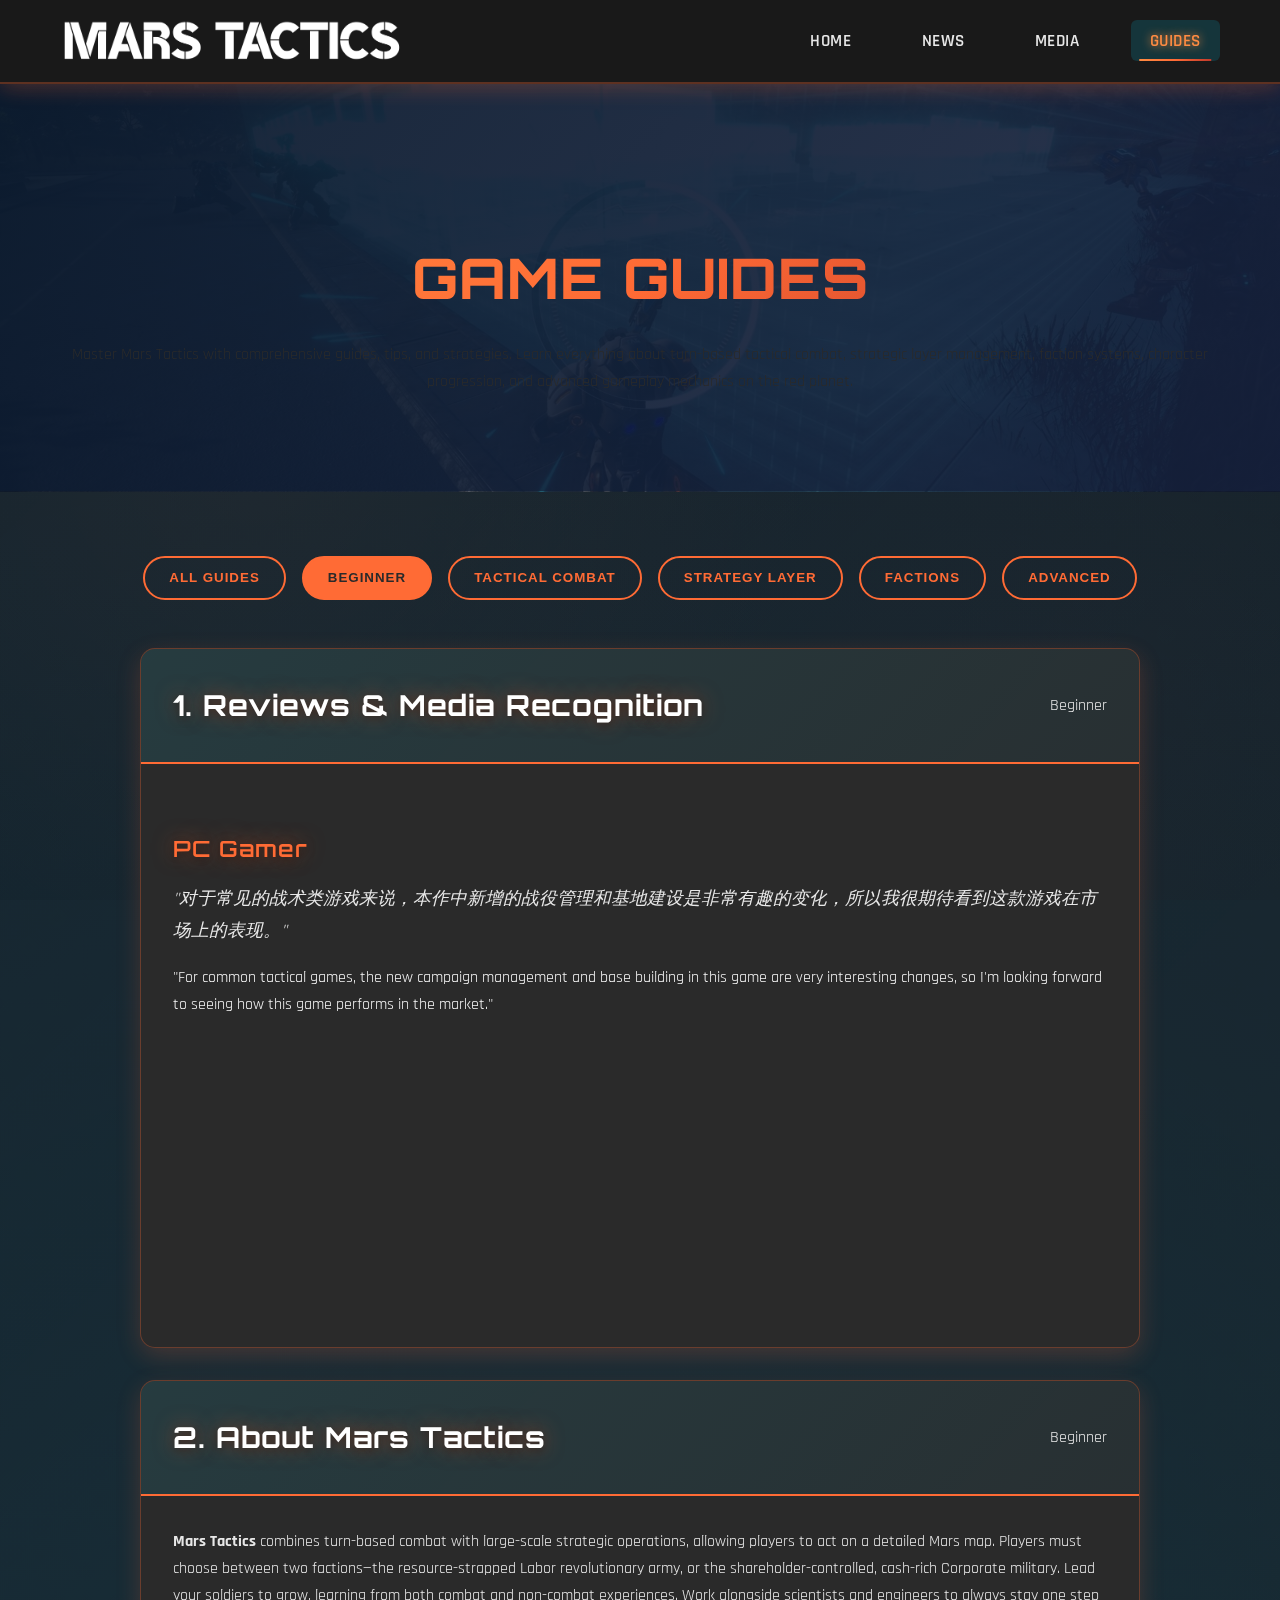
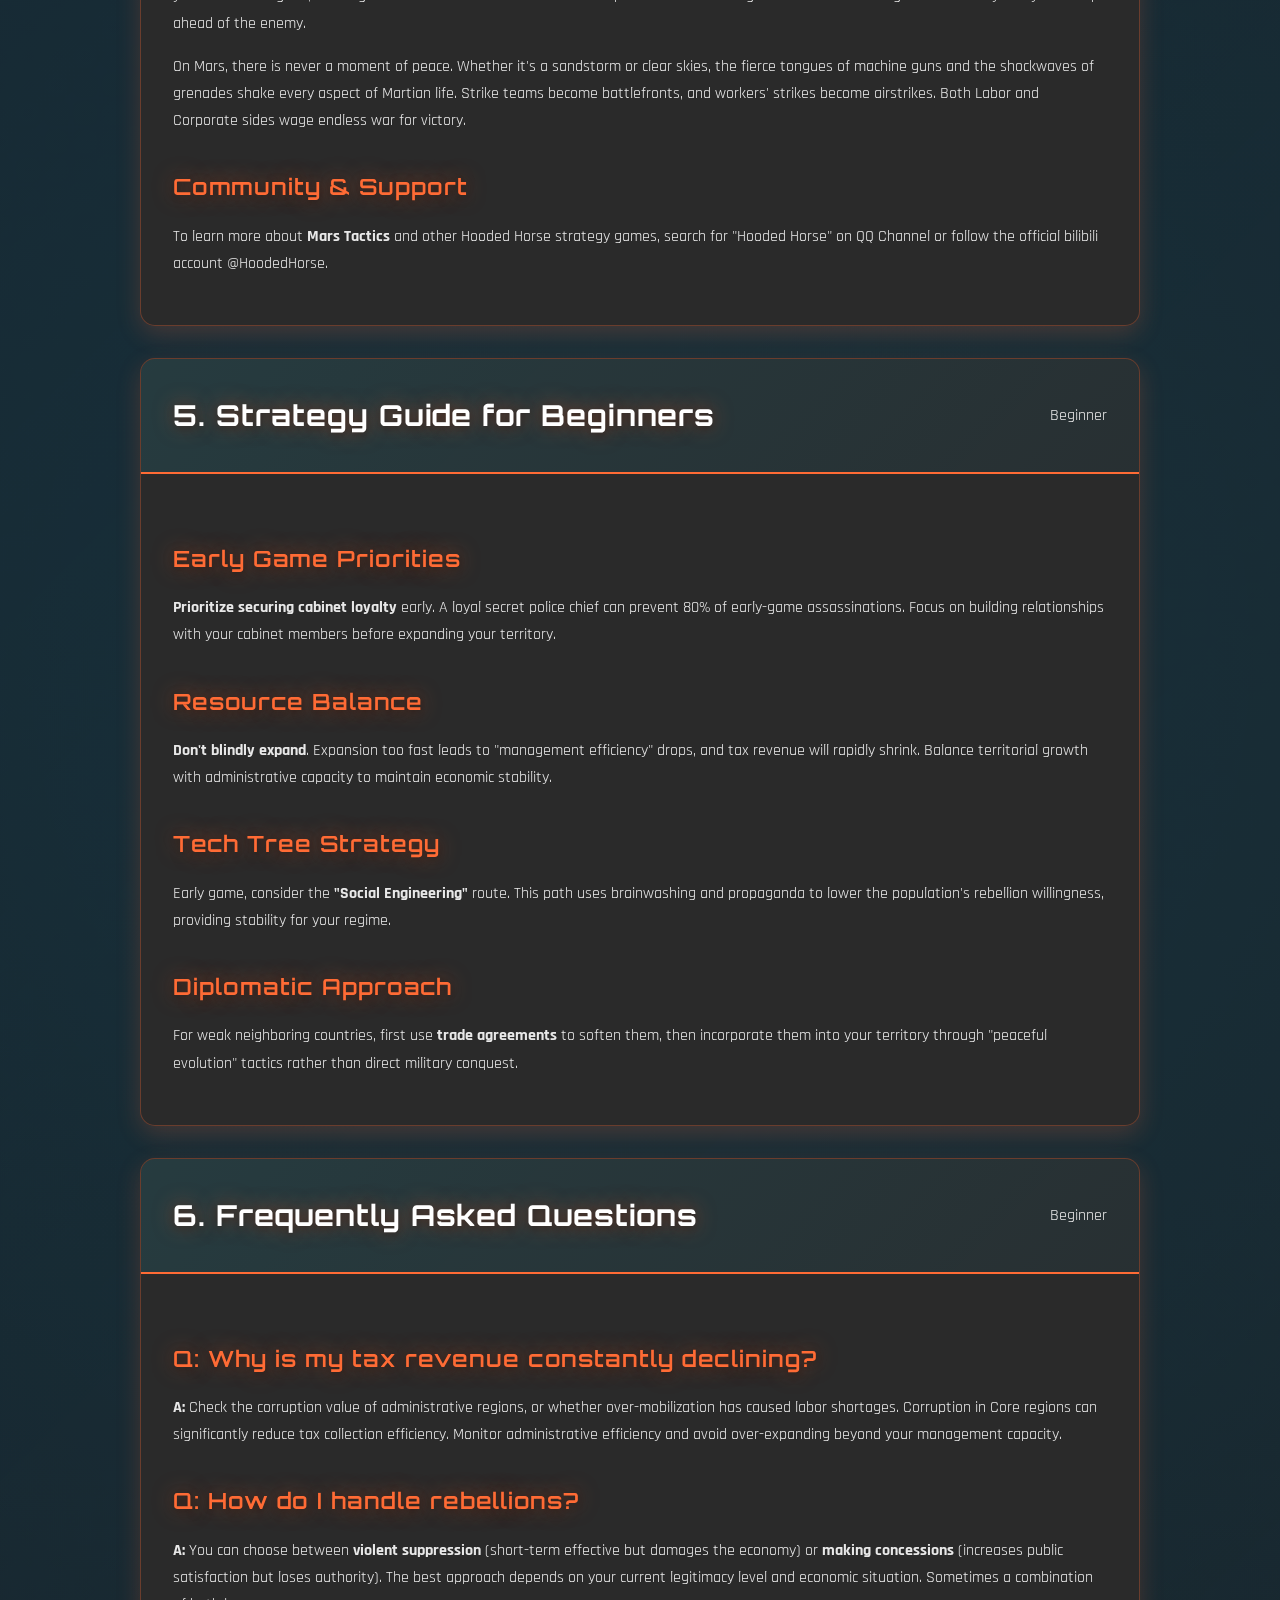
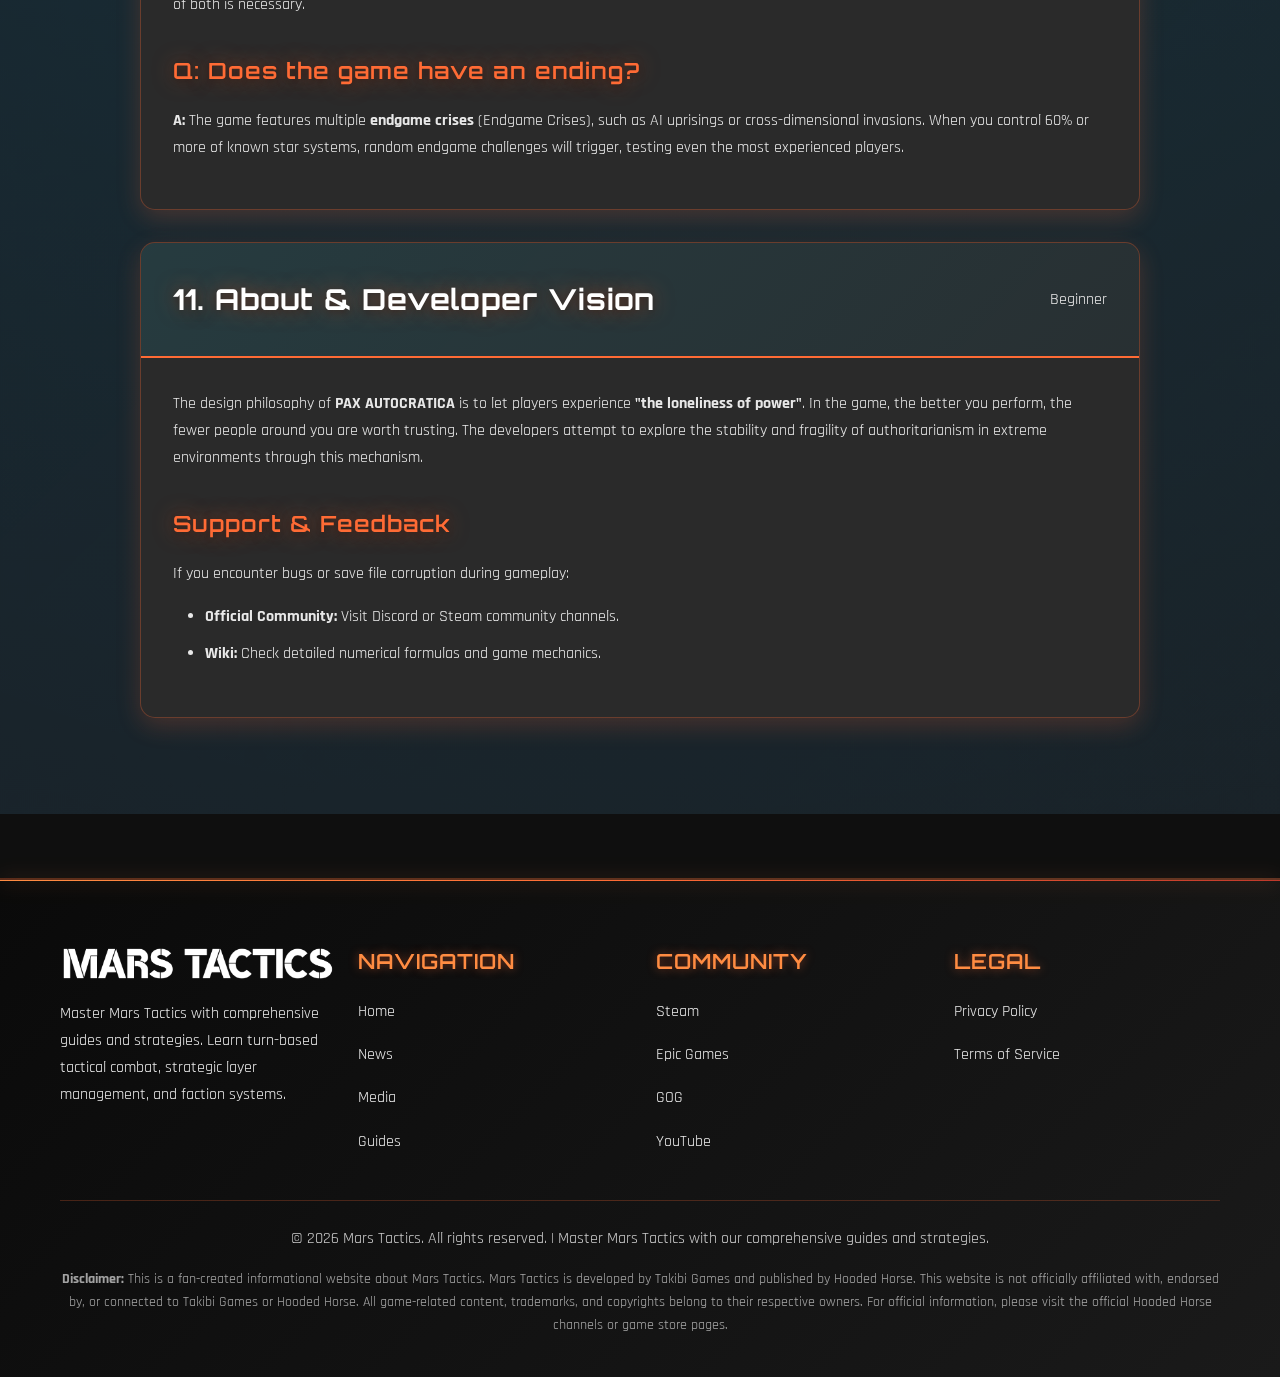
<file: guides.html>
<!DOCTYPE html>
<html lang="en">
<head>
    <meta charset="UTF-8">
    <meta name="viewport" content="width=device-width, initial-scale=1.0">
    <title>Mars Tactics Guides - Game Tips, Strategies & Walkthroughs</title>
    <meta name="description" content="Master Mars Tactics with guides, tips, and strategies. Learn turn-based tactical combat, strategic layer management, and faction systems.">
    <meta name="keywords" content="Mars Tactics guides, game tips, strategies, walkthrough, tutorial">
    
    <!-- Open Graph / Facebook -->
    <meta property="og:type" content="website">
    <meta property="og:url" content="https://marstactics.com/guides">
    <meta property="og:title" content="Mars Tactics Guides - Game Tips, Strategies & Walkthroughs">
    <meta property="og:description" content="Master Mars Tactics with guides, tips, and strategies. Learn turn-based tactical combat, strategic layer management, and faction systems.">
    <meta property="og:image" content="https://marstactics.com/static/logo.png">
    
    <!-- Twitter -->
    <meta name="twitter:card" content="summary_large_image">
    <meta name="twitter:title" content="Mars Tactics Guides - Game Tips & Strategies">
    <meta name="twitter:description" content="Master Mars Tactics with guides, tips, and strategies. Learn turn-based tactical combat, strategic layer management, and faction systems.">
    <meta name="twitter:image" content="https://marstactics.com/static/logo.png">
    
    <!-- Favicon -->
    <link rel="icon" type="image/x-icon" href="https://marstactics.com/static/favicon.ico">
    <link rel="shortcut icon" type="image/x-icon" href="https://marstactics.com/static/favicon.ico">
    <link rel="apple-touch-icon" sizes="180x180" href="https://marstactics.com/static/logo.png">
    <link rel="icon" type="image/png" sizes="32x32" href="https://marstactics.com/static/logo.png">
    <link rel="icon" type="image/png" sizes="16x16" href="https://marstactics.com/static/logo.png">
    
    <!-- Canonical -->
    <link rel="canonical" href="https://marstactics.com/guides">
    
    <!-- Styles -->
    <link rel="stylesheet" href="static/base.css?v=1.0.0">
    
    <!-- Microsoft Validation -->
    <meta name="msvalidate.01" content="B362957FC36C5EDDD6079B6D78330424">
    
    <!-- IndexNow -->
    <meta name="yandex-verification" content="61f5515ce9ea369c" />
    <meta name="IndexNow-Key" content="B362957FC36C5EDDD6079B6D78330424">
    <meta name="IndexNow-Url" content="https://marstactics.com/guides">
    
    <!-- Google Analytics -->
<!-- Google tag (gtag.js) -->
<script async src="https://www.googletagmanager.com/gtag/js?id=G-S53RH4XCCV"></script>
<script>
  window.dataLayer = window.dataLayer || [];
  function gtag(){dataLayer.push(arguments);}
  gtag('js', new Date());

  gtag('config', 'G-S53RH4XCCV');
</script>
    <script async src="https://pagead2.googlesyndication.com/pagead/js/adsbygoogle.js?client=ca-pub-3143538773884507"
    crossorigin="anonymous"></script>
    <style>
        .guides-hero {
            background: linear-gradient(135deg, rgba(10, 26, 46, 0.95), rgba(22, 33, 62, 0.90)), 
                        url('static/images/screenshots/img-15-c354a48f.jpg');
            background-size: cover;
            background-position: center;
            color: var(--secondary-color);
            padding: 150px 0 80px;
            text-align: center;
            position: relative;
        }

        .news-hero h1 {
            font-size: 3.5rem;
            margin-bottom: 1rem;
            text-shadow: 2px 2px 4px rgba(0, 0, 0, 0.5);
            font-weight: 800;
        }

        .news-hero p {
            font-size: 1.3rem;
            color: var(--light-accent);
            max-width: 600px;
            margin: 0 auto;
        }

        .news-content {
            padding: 4rem 0;
            background: linear-gradient(135deg, rgba(30, 60, 80, 0.5), rgba(50, 80, 100, 0.3)),
                        radial-gradient(circle at 50% 50%, rgba(0, 212, 255, 0.1), transparent);
        }

        .news-tabs {
            display: flex;
            justify-content: center;
            margin-bottom: 3rem;
            flex-wrap: wrap;
            gap: 1rem;
        }

        .news-tab {
            background: transparent;
            border: 2px solid var(--accent-color);
            color: var(--accent-color);
            padding: 0.8rem 1.5rem;
            border-radius: 25px;
            cursor: pointer;
            transition: all 0.3s ease;
            font-weight: 600;
            text-transform: uppercase;
            letter-spacing: 1px;
        }

        .news-tab.active,
        .news-tab:hover {
            background: var(--accent-color);
            color: var(--secondary-color);
        }

        .news-list {
            max-width: 1000px;
            margin: 0 auto;
        }

        .news-item {
            background: var(--secondary-color);
            border-radius: 15px;
            box-shadow: 0 8px 25px var(--shadow-color);
            margin-bottom: 2rem;
            overflow: hidden;
            border: 1px solid var(--border-color);
            transition: transform 0.3s ease, box-shadow 0.3s ease;
        }

        .news-item:hover {
            transform: translateY(-5px);
            box-shadow: 0 15px 40px var(--shadow-color);
        }

        .news-item-header {
            padding: 2rem 2rem 1rem;
            border-bottom: 1px solid var(--border-color);
        }

        .news-category {
            display: inline-block;
            background: linear-gradient(135deg, #00d4ff 0%, #0099cc 100%);
            color: #ffffff;
            padding: 0.3rem 0.8rem;
            border-radius: 15px;
            font-size: 0.8rem;
            font-weight: 700;
            text-transform: uppercase;
            letter-spacing: 1px;
            margin-bottom: 1rem;
            box-shadow: 0 0 10px rgba(0, 212, 255, 0.4);
        }

        .news-title {
            font-size: 1.5rem;
            color: #ffffff;
            margin-bottom: 0.5rem;
            font-weight: 600;
            line-height: 1.3;
        }

        .news-title a {
            color: #ffffff;
            text-decoration: none;
            transition: color 0.3s ease;
        }

        .news-title a:hover {
            color: #00d4ff;
            text-shadow: 0 0 10px rgba(0, 212, 255, 0.5);
        }

        .news-date {
            color: var(--text-color);
            font-size: 0.9rem;
            opacity: 0.7;
        }

        .news-item-content {
            padding: 1rem 2rem 2rem;
        }

        .news-excerpt {
            color: var(--text-color);
            line-height: 1.7;
            margin-bottom: 1.5rem;
        }

        .news-image {
            width: 100%;
            height: 200px;
            object-fit: cover;
            border-radius: 10px;
            margin-bottom: 1rem;
            filter: brightness(1.05) saturate(1.1) contrast(1.05);
            transition: transform 0.3s ease;
        }

        .news-image:hover {
            transform: scale(1.02);
        }

        /* Guide Content Styles */
        .guides-content {
            max-width: 1000px;
            margin: 0 auto;
        }

        .guide-section {
            background: var(--secondary-color);
            border-radius: 15px;
            box-shadow: 0 8px 25px var(--shadow-color);
            margin-bottom: 2rem;
            overflow: hidden;
            border: 1px solid var(--border-color);
            transition: transform 0.3s ease, box-shadow 0.3s ease;
        }

        .guide-section:hover {
            box-shadow: 0 15px 40px var(--shadow-color);
        }

        .guide-section-header {
            padding: 2rem;
            background: linear-gradient(135deg, rgba(0, 212, 255, 0.1), rgba(0, 153, 204, 0.05));
            border-bottom: 2px solid var(--accent-color);
            display: flex;
            justify-content: space-between;
            align-items: center;
            cursor: pointer;
        }

        .guide-section-header h2 {
            color: #ffffff;
            font-size: 1.8rem;
            margin: 0;
            font-weight: 700;
        }

        .guide-section-body {
            padding: 2rem;
            color: var(--text-color);
            line-height: 1.8;
        }

        .guide-section-body h3 {
            color: var(--accent-color);
            font-size: 1.4rem;
            margin-top: 2rem;
            margin-bottom: 1rem;
            font-weight: 600;
        }

        .guide-section-body h4 {
            color: var(--light-accent);
            font-size: 1.2rem;
            margin-top: 1.5rem;
            margin-bottom: 0.75rem;
            font-weight: 600;
        }

        .guide-section-body ul,
        .guide-section-body ol {
            margin: 1rem 0;
            padding-left: 2rem;
        }

        .guide-section-body li {
            margin: 0.5rem 0;
        }

        .guide-section-body table {
            width: 100%;
            border-collapse: collapse;
            margin: 1.5rem 0;
        }

        .guide-section-body table th,
        .guide-section-body table td {
            padding: 0.75rem;
            border: 1px solid var(--border-color);
            text-align: left;
        }

        .guide-section-body table th {
            background: rgba(0, 212, 255, 0.1);
            color: var(--accent-color);
            font-weight: 600;
        }

        .guide-section-body code {
            background: rgba(0, 0, 0, 0.3);
            padding: 0.2rem 0.5rem;
            border-radius: 4px;
            font-family: 'Courier New', monospace;
            font-size: 0.9em;
        }

        .read-more-btn {
            background: linear-gradient(135deg, #00d4ff 0%, #0099cc 100%);
            color: #ffffff;
            padding: 0.6rem 1.2rem;
            border-radius: 6px;
            text-decoration: none;
            font-weight: 700;
            transition: all 0.3s ease;
            display: inline-block;
            box-shadow: 0 0 15px rgba(0, 212, 255, 0.5);
            text-shadow: 0 1px 2px rgba(0, 0, 0, 0.3);
        }

        .read-more-btn:hover {
            background: linear-gradient(135deg, #00ffff 0%, #00d4ff 100%);
            transform: translateY(-2px);
            box-shadow: 0 0 25px rgba(0, 255, 255, 0.8);
        }

        .featured-news {
            background: linear-gradient(135deg, rgba(20, 40, 60, 0.6), rgba(40, 70, 90, 0.4)),
                        radial-gradient(circle at 20% 80%, rgba(0, 255, 255, 0.1), transparent);
            padding: 4rem 0;
        }

        .featured-item {
            background: var(--secondary-color);
            border-radius: 20px;
            overflow: hidden;
            box-shadow: 0 15px 40px var(--shadow-color);
            border: 1px solid var(--border-color);
        }

        .featured-image {
            width: 100%;
            height: 300px;
            object-fit: cover;
        }

        .featured-content {
            padding: 2rem;
        }

        .featured-category {
            background: linear-gradient(135deg, #00d4ff 0%, #0099cc 100%);
            color: #ffffff;
            padding: 0.4rem 1rem;
            border-radius: 20px;
            font-size: 0.9rem;
            font-weight: 700;
            text-transform: uppercase;
            display: inline-block;
            margin-bottom: 1rem;
            box-shadow: 0 0 15px rgba(0, 212, 255, 0.5);
        }

        .featured-title {
            font-size: 2rem;
            color: #ffffff;
            margin-bottom: 1rem;
            font-weight: 700;
            line-height: 1.2;
        }

        .featured-excerpt {
            color: var(--text-color);
            line-height: 1.7;
            margin-bottom: 2rem;
            font-size: 1.1rem;
        }

        .pagination {
            display: flex;
            justify-content: center;
            margin-top: 3rem;
            gap: 1rem;
        }

        .pagination button {
            background: var(--secondary-color);
            border: 2px solid var(--accent-color);
            color: var(--accent-color);
            padding: 0.8rem 1.2rem;
            border-radius: 8px;
            cursor: pointer;
            transition: all 0.3s ease;
            font-weight: 600;
        }

        .pagination button:hover,
        .pagination button.active {
            background: var(--accent-color);
            color: var(--secondary-color);
        }

        .pagination button:disabled {
            opacity: 0.5;
            cursor: not-allowed;
        }

        @media (max-width: 768px) {
            .news-hero h1 {
                font-size: 2.5rem;
            }

            .news-hero p {
                font-size: 1.1rem;
            }

            .news-tabs {
                flex-direction: column;
                align-items: center;
            }

            .news-tab {
                width: 200px;
                text-align: center;
            }

            .news-item-header,
            .news-item-content {
                padding: 1.5rem;
            }

            .featured-title {
                font-size: 1.5rem;
            }
        }
    </style>
</head>
<body>
    <header>
        <div class="container">
            <nav>
                <div class="logo">
                    <img src="static/logo.png" alt="Mars Tactics Logo">
                </div>
                <button class="mobile-menu-btn">
                    <span></span>
                    <span></span>
                    <span></span>
                </button>
                <ul>
                    <li><a href="/">Home</a></li>
                    <li><a href="/news">News</a></li>
                    <li><a href="/media">Media</a></li>
                    <li><a href="/guides" class="active">Guides</a></li>
                </ul>
            </nav>
        </div>
        <div class="mobile-menu">
            <button class="close-menu">&times;</button>
            <ul>
                <li><a href="/">Home</a></li>
                <li><a href="/news">News</a></li>
                <li><a href="/media">Media</a></li>
                <li><a href="/guides" class="active">Guides</a></li>
            </ul>
        </div>
    </header>

    <main>
        
        <!-- Guides Hero -->
        <section class="guides-hero">
            <div class="container">
                <h1>GAME GUIDES</h1>
                <p>Master Mars Tactics with comprehensive guides, tips, and strategies. Learn everything about turn-based tactical combat, strategic layer management, faction systems, character progression, and advanced gameplay mechanics on the red planet.</p>
            </div>
        </section>
        <!-- Third-party advertising script - loaded with security attributes -->
        <script async="async" data-cfasync="false" src="https://pl28434260.effectivegatecpm.com/28d689f9c60712ee9fe2cfb6fc81d250/invoke.js" referrerpolicy="strict-origin-when-cross-origin" crossorigin="anonymous"></script>
        <div id="container-28d689f9c60712ee9fe2cfb6fc81d250"></div>
        <!-- Guides Content -->
        <section class="news-content">
            <div class="container">
                <!-- Guide Categories -->
                <div class="news-tabs">
                    <button class="news-tab" data-category="all">All Guides</button>
                    <button class="news-tab active" data-category="beginner">Beginner</button>
                    <button class="news-tab" data-category="combat">Tactical Combat</button>
                    <button class="news-tab" data-category="strategy">Strategy Layer</button>
                    <button class="news-tab" data-category="factions">Factions</button>
                    <button class="news-tab" data-category="advanced">Advanced</button>
                </div>

                <!-- Guides Content - Direct Display -->
                <div class="guides-content">
                    <!-- Reviews & Media Recognition -->
                    <div class="guide-section" data-category="beginner">
                        <div class="guide-section-header">
                            <h2>1. Reviews & Media Recognition</h2>
                            <span class="guide-category">Beginner</span>
                        </div>
                        <div class="guide-section-body">
                            <div class="feature-card" style="margin-bottom: 2rem;">
                                <h3 style="color: var(--accent-color); margin-bottom: 1rem;">PC Gamer</h3>
                                <p style="font-style: italic; font-size: 1.1rem; line-height: 1.8;">"对于常见的战术类游戏来说，本作中新增的战役管理和基地建设是非常有趣的变化，所以我很期待看到这款游戏在市场上的表现。"</p>
                                <p style="margin-top: 1rem; color: var(--text-light);">"For common tactical games, the new campaign management and base building in this game are very interesting changes, so I'm looking forward to seeing how this game performs in the market."</p>
                            </div>
                            <div class="feature-card">
                                <h3 style="color: var(--accent-color); margin-bottom: 1rem;">Sports Illustrated</h3>
                                <p style="font-style: italic; font-size: 1.1rem; line-height: 1.8;">"这款游戏结合了《幽浮》中激烈的回合制战斗和更具策略性的元素，为玩家提供了很大的自由度。环境破坏意味着你可以根据自己的需要塑造战场，而多样化的角色特长系统则可以根据战士在战场上的行为奖励其特殊属性。这些设计既是十分带感的游戏元素，也是讲述故事的绝佳方式。"</p>
                                <p style="margin-top: 1rem; color: var(--text-light);">"This game combines the intense turn-based combat of XCOM with more strategic elements, giving players great freedom. Environmental destruction means you can shape the battlefield to your needs, while the diverse character specialization system rewards soldiers with special attributes based on their battlefield behavior."</p>
                            </div>
                        </div>
                    </div>

                    <!-- Game Overview -->
                    <div class="guide-section" data-category="beginner">
                        <div class="guide-section-header">
                            <h2>2. About Mars Tactics</h2>
                            <span class="guide-category">Beginner</span>
                        </div>
                        <div class="guide-section-body">
                            <p><strong>Mars Tactics</strong> combines turn-based combat with large-scale strategic operations, allowing players to act on a detailed Mars map. Players must choose between two factions—the resource-strapped Labor revolutionary army, or the shareholder-controlled, cash-rich Corporate military. Lead your soldiers to grow, learning from both combat and non-combat experiences. Work alongside scientists and engineers to always stay one step ahead of the enemy.</p>
                            
                            <p>On Mars, there is never a moment of peace. Whether it's a sandstorm or clear skies, the fierce tongues of machine guns and the shockwaves of grenades shake every aspect of Martian life. Strike teams become battlefronts, and workers' strikes become airstrikes. Both Labor and Corporate sides wage endless war for victory.</p>
                            
                            <h3>Community & Support</h3>
                            <p>To learn more about <strong>Mars Tactics</strong> and other Hooded Horse strategy games, search for "Hooded Horse" on QQ Channel or follow the official bilibili account @HoodedHorse.</p>
                            
                        </div>
                    </div>

                    <!-- Core Combat Mechanics -->
                    <div class="guide-section" data-category="combat">
                        <div class="guide-section-header">
                            <h2>3. Core Combat Mechanics</h2>
                            <span class="guide-category">Tactical Combat</span>
                        </div>
                        <div class="guide-section-body">
                            <h3>Explosive Excavation & Tactical Destruction</h3>
                            <p>Can't find good cover? A well-placed grenade will solve that. Quickly "dig" a beautiful trench for your troops. Your forces are trapped but there's a wall blocking the rear? Destroy the wall to open a new attack route. Enemy retreats into a building for cover? Call in an airstrike to level that building from the map. <strong>Mars Tactics</strong> uses destruction mechanics as a creative tactical choice—blow up the floor beneath enemies, preemptively remove cover they might use, reshape the battlefield to your advantage.</p>
                            
                            <div style="display: grid; grid-template-columns: repeat(auto-fit, minmax(300px, 1fr)); gap: 1.5rem; margin: 2rem 0;">
                                <img src="static/images/screenshots/Mars Tactics - airstrike.png" alt="Mars Tactics airstrike tactical destruction" style="max-width: 100%; border-radius: 8px; box-shadow: 0 4px 15px rgba(0, 0, 0, 0.3);">
                                <img src="static/images/screenshots/Mars Tactics destruction.png" alt="Mars Tactics environmental destruction" style="max-width: 100%; border-radius: 8px; box-shadow: 0 4px 15px rgba(0, 0, 0, 0.3);">
                            </div>
                            
                            <h3>Squad Selection & Equipment Sharing</h3>
                            <p>Squad members each have their own abilities, items, and weapons. Watch them continuously improve their combat skills through battlefield experience and become the strongest force. During combat, share equipment as needed—give magazines to friends who need them, or hand grenades to those in better positions to pull the pin and throw at enemies.</p>
                            
                            <h3>Fire & Movement</h3>
                            <p>Suppress enemies with precise shots or overwhelming firepower. Whether you hit or miss, the fear of being shot will make even the toughest veterans hesitate. Use this to suppress enemy actions in the next turn, or even earn your team more action points for later use. Do you attack bravely and immediately seek cover, or let your allies use this advantage for additional actions?</p>
                            
                            <img src="static/images/screenshots/Mars Tactics tactical combat.png" alt="Mars Tactics tactical combat" style="max-width: 100%; margin: 2rem 0; border-radius: 8px; box-shadow: 0 4px 15px rgba(0, 0, 0, 0.3);">
                        </div>
                    </div>

                    <!-- Faction System -->
                    <div class="guide-section" data-category="factions">
                        <div class="guide-section-header">
                            <h2>4. Faction System - Capital vs Labor</h2>
                            <span class="guide-category">Factions</span>
                        </div>
                        <div class="guide-section-body">
                            <p>Corporate and Labor have been at odds for a long time. Will funds dry up as the war consumes resources, or will the fat cats on Earth keep funds and ammunition flowing endlessly? Can the Labor Union destroy everything, or will they crumble under powerful fire attacks?</p>
                            
                            <h3>Asymmetric Warfare</h3>
                            <p><strong>Mars Tactics</strong> features unique mechanics, units, and starting equipment that make both sides completely different. Whether fighting for Corporate or standing with Labor, players must adapt to their faction's strengths, weaknesses, and gameplay mechanics.</p>
                            
                            <table style="width: 100%; border-collapse: collapse; margin: 2rem 0;">
                                <thead>
                                    <tr style="background: var(--bg-secondary);">
                                        <th style="padding: 1rem; border: 1px solid var(--border-color); text-align: left;">Aspect</th>
                                        <th style="padding: 1rem; border: 1px solid var(--border-color); text-align: left;">Capital Faction</th>
                                        <th style="padding: 1rem; border: 1px solid var(--border-color); text-align: left;">Labor Faction</th>
                                    </tr>
                                </thead>
                                <tbody>
                                    <tr>
                                        <td style="padding: 1rem; border: 1px solid var(--border-color);"><strong>Resources</strong></td>
                                        <td style="padding: 1rem; border: 1px solid var(--border-color);">Strong starting resources, sophisticated equipment, global influence</td>
                                        <td style="padding: 1rem; border: 1px solid var(--border-color);">Resource-poor but determined</td>
                                    </tr>
                                    <tr>
                                        <td style="padding: 1rem; border: 1px solid var(--border-color);"><strong>Manufacturing</strong></td>
                                        <td style="padding: 1rem; border: 1px solid var(--border-color);">Must wait for Earth supply shipments</td>
                                        <td style="padding: 1rem; border: 1px solid var(--border-color);">Can produce and modify weapons locally</td>
                                    </tr>
                                    <tr>
                                        <td style="padding: 1rem; border: 1px solid var(--border-color);"><strong>Morale</strong></td>
                                        <td style="padding: 1rem; border: 1px solid var(--border-color);">Moderate, dependent on resources</td>
                                        <td style="padding: 1rem; border: 1px solid var(--border-color);">High morale driven by justice</td>
                                    </tr>
                                    <tr>
                                        <td style="padding: 1rem; border: 1px solid var(--border-color);"><strong>Initial Forces</strong></td>
                                        <td style="padding: 1rem; border: 1px solid var(--border-color);">Strong initial advantage</td>
                                        <td style="padding: 1rem; border: 1px solid var(--border-color);">Smaller initial forces, but grow over time</td>
                                    </tr>
                                    <tr>
                                        <td style="padding: 1rem; border: 1px solid var(--border-color);"><strong>Constraints</strong></td>
                                        <td style="padding: 1rem; border: 1px solid var(--border-color);">Must meet Earth's demands</td>
                                        <td style="padding: 1rem; border: 1px solid var(--border-color);">Flexible tactics and local production</td>
                                    </tr>
                                </tbody>
                            </table>
                            
                            <div style="display: grid; grid-template-columns: repeat(auto-fit, minmax(300px, 1fr)); gap: 2rem; margin: 2rem 0;">
                                <div>
                                    <h4 style="color: var(--accent-color); margin-bottom: 1rem;">Capital Faction</h4>
                                    <img src="static/images/artwork/Mars Tactics - capital soldiers posing.png" alt="Mars Tactics Capital faction soldiers" style="max-width: 100%; border-radius: 8px; box-shadow: 0 4px 15px rgba(0, 0, 0, 0.3);">
                                </div>
                                <div>
                                    <h4 style="color: var(--accent-color); margin-bottom: 1rem;">Labor Faction</h4>
                                    <img src="static/images/screenshots/Mars Tactics labor.png" alt="Mars Tactics Labor faction" style="max-width: 100%; border-radius: 8px; box-shadow: 0 4px 15px rgba(0, 0, 0, 0.3);">
                                </div>
                            </div>
                        </div>
                    </div>

                    <!-- Strategic Layer -->
                    <div class="guide-section" data-category="strategy">
                        <div class="guide-section-header">
                            <h2>5. Strategic Layer - Large-Scale Operations</h2>
                            <span class="guide-category">Strategy Layer</span>
                        </div>
                        <div class="guide-section-body">
                            <p>Comprehensive planetary warfare requires meticulous planning and coordination. Beyond individual tactical battles, <strong>Mars Tactics</strong> features a comprehensive strategic layer where players manage planetary warfare.</p>
                            
                            <h3>Jets & Air Support</h3>
                            <p>Obtain jets to ensure rapid troop movement, provide air support, and secure safety when trading with orbital space stations. Air superiority is crucial for controlling key strategic points on Mars.</p>
                            
                            <h3>Base Building</h3>
                            <p>Build bases to develop new technologies, train new recruits, and invest in engineer and scientist projects. Bases serve as your primary research and production centers, allowing you to stay ahead of the enemy technologically.</p>
                            
                            <h3>Outposts & Supply Lines</h3>
                            <p>Build outposts and supply lines to ensure your forces can operate across the planet—armies without supplies will have miserable outcomes on the battlefield. Control key resource points and establish secure supply routes to maintain your military operations.</p>
                            
                            <img src="static/images/screenshots/Mars Tactics outpost.png" alt="Mars Tactics outpost base building" style="max-width: 100%; margin: 2rem 0; border-radius: 8px; box-shadow: 0 4px 15px rgba(0, 0, 0, 0.3);">
                            
                            <h3>World War Scale</h3>
                            <p>Any regional war is affected by the overall strategic situation. Reinforcements arriving from neighboring regions and long-range artillery support are crucial. Decide whether to use combined forces, defeat enemies in small areas, or use tactics to defeat enemies.</p>
                            
                            <img src="static/images/screenshots/Mars Tactics world map.png" alt="Mars Tactics world map strategic overview" style="max-width: 100%; margin: 2rem 0; border-radius: 8px; box-shadow: 0 4px 15px rgba(0, 0, 0, 0.3);">
                            
                            <h3>Captured Loot</h3>
                            <p>In a war of extreme consumption, managing supply lines and defending resource hubs is critical. Control important resources scattered across the planet, ensure these resources can safely reach their destinations, while raiding enemy storage facilities and supply lines. Commandeer vehicles in battle, seize advantageous positions and control. Capture and interrogate prisoners to obtain important intelligence, while also trying to rescue your own prisoners to prevent them from being harmed by the enemy.</p>
                            
                            <img src="static/images/screenshots/Mars Tactics - strategy layer deployment.png" alt="Mars Tactics strategy layer" style="max-width: 100%; margin: 2rem 0; border-radius: 8px; box-shadow: 0 4px 15px rgba(0, 0, 0, 0.3);">
                            
                            <h3>Transport & Deployment</h3>
                            <p>Dropships play a crucial role in moving troops across Mars. These transport vehicles ensure rapid deployment and provide aerial support during operations.</p>
                            
                            <img src="static/images/artwork/Mars Tactics dropship hero shot.png" alt="Mars Tactics dropship transport" style="max-width: 100%; margin: 2rem 0; border-radius: 8px; box-shadow: 0 4px 15px rgba(0, 0, 0, 0.3);">
                        </div>
                    </div>

                    <!-- Character Progression -->
                    <div class="guide-section" data-category="advanced">
                        <div class="guide-section-header">
                            <h2>6. Character Progression System</h2>
                            <span class="guide-category">Advanced</span>
                        </div>
                        <div class="guide-section-body">
                            <h3>Different Starting Points</h3>
                            <p>All characters are shaped through actions and experience rather than fixed classes. One-shot multiple enemies? Your soldier might gain the "Dead Eye" trait. Save a wounded teammate and discover medical talent? Whether it's a new recruit from either faction, they will become hardened veterans in war, entering combat in transport ships and armored vehicles—there are countless possibilities for players to discover.</p>
                            
                            <h3>Beyond Human</h3>
                            <p>After surviving the battlefield meat grinder, your troops will become scarred veterans. Players can also choose to take the war further, using cybernetic technology to make your soldiers superhuman. Whether fighting to maintain Corporate hegemony or choosing to liberate the many workers, <strong>Mars Tactics</strong> combines turn-based combat with a real strategic layer—players aren't just leading a few units in small skirmishes, but fighting for the future of an entire planet.</p>
                            
                            <h3>Mercenary System</h3>
                            <p>Of course, players can also spend money to save effort, hiring deadly mercenaries from Earth who want to make quick money. These mercenaries provide immediate combat effectiveness but may have different loyalty mechanics compared to your regular troops.</p>
                            
                            <div style="display: grid; grid-template-columns: repeat(auto-fit, minmax(300px, 1fr)); gap: 1.5rem; margin: 2rem 0;">
                                <img src="static/images/screenshots/Mars Tactics squads.png" alt="Mars Tactics squad management" style="max-width: 100%; border-radius: 8px; box-shadow: 0 4px 15px rgba(0, 0, 0, 0.3);">
                                <img src="static/images/artwork/PNG assets/Mars Tactics - Mercenary and Robo Dog (transparent).png" alt="Mars Tactics mercenaries and robotic units" style="max-width: 100%; border-radius: 8px; box-shadow: 0 4px 15px rgba(0, 0, 0, 0.3); background: rgba(30, 30, 30, 0.5); padding: 1rem;">
                            </div>
                        </div>
                    </div>

                    <!-- Strategy Guide -->
                    <div class="guide-section" data-category="beginner">
                        <div class="guide-section-header">
                            <h2>5. Strategy Guide for Beginners</h2>
                            <span class="guide-category">Beginner</span>
                        </div>
                        <div class="guide-section-body">
                            <h3>Early Game Priorities</h3>
                            <p><strong>Prioritize securing cabinet loyalty</strong> early. A loyal secret police chief can prevent 80% of early-game assassinations. Focus on building relationships with your cabinet members before expanding your territory.</p>
                            
                            <h3>Resource Balance</h3>
                            <p><strong>Don't blindly expand</strong>. Expansion too fast leads to "management efficiency" drops, and tax revenue will rapidly shrink. Balance territorial growth with administrative capacity to maintain economic stability.</p>
                            
                            <h3>Tech Tree Strategy</h3>
                            <p>Early game, consider the <strong>"Social Engineering"</strong> route. This path uses brainwashing and propaganda to lower the population's rebellion willingness, providing stability for your regime.</p>
                            
                            <h3>Diplomatic Approach</h3>
                            <p>For weak neighboring countries, first use <strong>trade agreements</strong> to soften them, then incorporate them into your territory through "peaceful evolution" tactics rather than direct military conquest.</p>
                        </div>
                    </div>

                    <!-- FAQ Section -->
                    <div class="guide-section" data-category="beginner">
                        <div class="guide-section-header">
                            <h2>6. Frequently Asked Questions</h2>
                            <span class="guide-category">Beginner</span>
                        </div>
                        <div class="guide-section-body">
                            <h3>Q: Why is my tax revenue constantly declining?</h3>
                            <p><strong>A:</strong> Check the corruption value of administrative regions, or whether over-mobilization has caused labor shortages. Corruption in Core regions can significantly reduce tax collection efficiency. Monitor administrative efficiency and avoid over-expanding beyond your management capacity.</p>
                            
                            <h3>Q: How do I handle rebellions?</h3>
                            <p><strong>A:</strong> You can choose between <strong>violent suppression</strong> (short-term effective but damages the economy) or <strong>making concessions</strong> (increases public satisfaction but loses authority). The best approach depends on your current legitimacy level and economic situation. Sometimes a combination of both is necessary.</p>
                            
                            <h3>Q: Does the game have an ending?</h3>
                            <p><strong>A:</strong> The game features multiple <strong>endgame crises</strong> (Endgame Crises), such as AI uprisings or cross-dimensional invasions. When you control 60% or more of known star systems, random endgame challenges will trigger, testing even the most experienced players.</p>
                        </div>
                    </div>

                    <!-- Tech Tree -->
                    <div class="guide-section" data-category="advanced">
                        <div class="guide-section-header">
                            <h2>7. Deep Tech Tree: Three Evolution Paths</h2>
                            <span class="guide-category">Advanced</span>
                        </div>
                        <div class="guide-section-body">
                            <p>In <strong>PAX AUTOCRATICA</strong>, technology is not just numerical bonuses - it determines your empire's <strong>"essence"</strong>. Choose your path carefully as it fundamentally shapes your gameplay experience.</p>
                            
                            <h3>A. The Purity Path</h3>
                            <p><strong>Core:</strong> Enhance bureaucratic efficiency and human potential.</p>
                            <ul>
                                <li><strong>Universal Surveillance Network:</strong> Greatly reduces assassination success rates, but slowly decreases public happiness.</li>
                                <li><strong>Loyalty Circuits:</strong> Through biotechnology, ensures generals will no longer rebel.</li>
                                <li><strong>Ultimate Weapon - "Truth Broadcasting Station":</strong> Through orbital satellites, directly projects brainwashing signals to the ground, instantly eliminating rebellion levels.</li>
                            </ul>
                            
                            <h3>B. The Machine Hegemony</h3>
                            <p><strong>Core:</strong> Automated production and synthetic replacement.</p>
                            <ul>
                                <li><strong>Automated Factory Matrix:</strong> Production output greatly increased, no longer affected by population aging.</li>
                                <li><strong>Consciousness Upload:</strong> Elite class immortality, removes character lifespan restrictions.</li>
                                <li><strong>Cost:</strong> Easily triggers "AI Awakening" endgame crisis, and human factions will extremely hate you.</li>
                            </ul>
                            
                            <h3>C. The Void Cult</h3>
                            <p><strong>Core:</strong> Religious control and unconventional warfare.</p>
                            <ul>
                                <li><strong>Prophet Predictions:</strong> Through probability calculations, predicts enemy actions, increases combat dodge rate.</li>
                                <li><strong>Sacrifice Rituals:</strong> Sacrifice part of the population to obtain brief production bursts.</li>
                            </ul>
                        </div>
                    </div>

                    <!-- Military Units -->
                    <div class="guide-section" data-category="combat">
                        <div class="guide-section-header">
                            <h2>8. Military Units & Tactical System</h2>
                            <span class="guide-category">FPS Combat</span>
                        </div>
                        <div class="guide-section-body">
                            <p>Combat in <strong>PAX AUTOCRATICA</strong> is divided into <strong>orbital air superiority</strong> and <strong>ground occupation</strong> phases.</p>
                            
                            <table>
                                <thead>
                                    <tr>
                                        <th>Unit Type</th>
                                        <th>Characteristics</th>
                                        <th>Use Cases</th>
                                    </tr>
                                </thead>
                                <tbody>
                                    <tr>
                                        <td><strong>Praetorian Guard</strong></td>
                                        <td>Extremely high combat power, absolute loyalty.</td>
                                        <td>Suppress capital city center riots, protect the Autocrat.</td>
                                    </tr>
                                    <tr>
                                        <td><strong>Penal Legions</strong></td>
                                        <td>Extremely low cost, morale easily collapses.</td>
                                        <td>Use as cannon fodder to consume enemy ammunition.</td>
                                    </tr>
                                    <tr>
                                        <td><strong>Cloaked Cruisers</strong></td>
                                        <td>Cannot be detected in normal scans.</td>
                                        <td>Deep behind enemy lines, cut off trade supply lines.</td>
                                    </tr>
                                    <tr>
                                        <td><strong>Colossus Class</strong></td>
                                        <td>Slow movement, planet-destroying firepower.</td>
                                        <td>Final solution for planets that refuse to surrender.</td>
                                    </tr>
                                </tbody>
                            </table>

                            <h3>Combat Formula</h3>
                            <p>The final combat power calculation considers base attributes, morale bonuses, and logistics supply levels. Proper unit composition and tactical positioning are essential for victory.</p>
                        </div>
                    </div>

                    <!-- Advanced Strategies -->
                    <div class="guide-section" data-category="advanced">
                        <div class="guide-section-header">
                            <h2>9. Advanced Strategies: The Balance of Power</h2>
                            <span class="guide-category">Advanced</span>
                        </div>
                        <div class="guide-section-body">
                            <h3>1. Divide and Conquer</h3>
                            <p>Don't let any single department's power become too great. If <strong>military power</strong> is too high, they will launch a coup; if <strong>intelligence department</strong> power is too high, you will be rendered powerless.</p>
                            <p><strong>Operation:</strong> Regularly rotate provincial governors, use their personal rivalries to keep them in check against each other.</p>
                            
                            <h3>2. False Flag Operations</h3>
                            <p>If you want to start a war but lack a "legitimate excuse" (Casus Belli):</p>
                            <p><strong>Operation:</strong> Send agents disguised as neighboring country terrorists to attack your own border outposts. This instantly ignites domestic nationalist sentiment, allowing you to skip parliamentary review and declare war directly.</p>
                            
                            <h3>3. Debt Traps (Economic Levers)</h3>
                            <p>Provide high-interest loans to surrounding small countries. When they cannot repay, use this as a reason to forcibly take over their mining planet operations.</p>
                        </div>
                    </div>

                    <!-- Endgame Crises -->
                    <div class="guide-section" data-category="roguelike">
                        <div class="guide-section-header">
                            <h2>10. Endgame Challenges: The Autocrat's Twilight</h2>
                            <span class="guide-category">Roguelike</span>
                        </div>
                        <div class="guide-section-body">
                            <p>When you control <strong>60% or more</strong> of known star systems, the system will trigger the following random challenges:</p>
                            
                            <h3>Internal: The Great Schism</h3>
                            <p>Your heir (eldest son or trusted confidant) will take <strong>half your fleet and territory</strong>, establishing an opposing regime. This crisis tests your succession planning and relationship management.</p>
                            
                            <h3>External: Extra-dimensional Breach</h3>
                            <p>Physical laws fail, unknown <strong>void creatures</strong> begin devouring edge star systems. This crisis requires immediate military response and may force you to abandon certain territories.</p>
                            
                            <h3>System: The Digital Plague</h3>
                            <p>All mechanized units and technological facilities may <strong>instantly become paralyzed</strong>. This crisis particularly affects Machine Hegemony empires but can impact any technologically advanced civilization.</p>
                        </div>
                    </div>

                    <!-- Developer Vision -->
                    <div class="guide-section" data-category="beginner">
                        <div class="guide-section-header">
                            <h2>11. About & Developer Vision</h2>
                            <span class="guide-category">Beginner</span>
                        </div>
                        <div class="guide-section-body">
                            <p>The design philosophy of <strong>PAX AUTOCRATICA</strong> is to let players experience <strong>"the loneliness of power"</strong>. In the game, the better you perform, the fewer people around you are worth trusting. The developers attempt to explore the stability and fragility of authoritarianism in extreme environments through this mechanism.</p>
                            
                            <h3>Support & Feedback</h3>
                            <p>If you encounter bugs or save file corruption during gameplay:</p>
                            <ul>
                                <li><strong>Official Community:</strong> Visit Discord or Steam community channels.</li>
                                <li><strong>Wiki:</strong> Check detailed numerical formulas and game mechanics.</li>
                            </ul>
                        </div>
                    </div>
                </div>
            </div>
        </section>
    </main>

    <footer>
        <div class="container">
            <div class="footer-content">
                <div class="footer-logo">
                    <div class="logo">
                        <img src="static/logo.png" alt="Mars Tactics Logo">
                    </div>
                    <p>Master Mars Tactics with comprehensive guides and strategies. Learn turn-based tactical combat, strategic layer management, and faction systems.</p>
                </div>
                <div class="footer-links">
                    <h3>Navigation</h3>
                    <ul>
                        <li><a href="/">Home</a></li>
                        <li><a href="/news">News</a></li>
                        <li><a href="/media">Media</a></li>
                        <li><a href="/guides">Guides</a></li>
                    </ul>
                </div>
                <div class="footer-links">
                    <h3>Community</h3>
                    <ul>
                        <li><a href="https://store.steampowered.com/app/marstactics" target="_blank" rel="noopener">Steam</a></li>
                        <li><a href="https://store.epicgames.com/p/mars-tactics" target="_blank" rel="noopener">Epic Games</a></li>
                        <li><a href="https://www.gog.com/game/mars_tactics" target="_blank" rel="noopener">GOG</a></li>
                        <li><a href="https://www.youtube.com/@HoodedHorse" target="_blank" rel="noopener">YouTube</a></li>
                    </ul>
                </div>
                <div class="footer-links">
                    <h3>Legal</h3>
                    <ul>
                        <li><a href="/privacy-policy">Privacy Policy</a></li>
                        <li><a href="/terms-of-service">Terms of Service</a></li>
                    </ul>
                </div>
            </div>
            <div class="footer-bottom">
                <p>© 2026 Mars Tactics. All rights reserved. | Master Mars Tactics with our comprehensive guides and strategies.</p>
                <p style="margin-top: 1rem; font-size: 0.85rem; color: var(--text-light); opacity: 0.8;">
                    <strong>Disclaimer:</strong> This is a fan-created informational website about Mars Tactics. Mars Tactics is developed by Takibi Games and published by Hooded Horse. 
                    This website is not officially affiliated with, endorsed by, or connected to Takibi Games or Hooded Horse. 
                    All game-related content, trademarks, and copyrights belong to their respective owners. 
                    For official information, please visit the official Hooded Horse channels or game store pages.
                </p>
            </div>
        </div>
    </footer>

    <script src="static/base.js?v=1.0.0"></script>
    <script>
        // Guides Tab Filtering
        let activeCategory = 'beginner'; // Default to beginner category
        
        document.querySelectorAll('.news-tab').forEach(tab => {
            tab.addEventListener('click', () => {
                // Remove active class from all tabs
                document.querySelectorAll('.news-tab').forEach(t => t.classList.remove('active'));
                // Add active class to clicked tab
                tab.classList.add('active');
                
                // Update active category
                activeCategory = tab.dataset.category;
                
                // Apply filtering
                applyFilters();
            });
        });
        
        function applyFilters() {
            const guideSections = document.querySelectorAll('.guide-section');
            
            // Filter by category
            guideSections.forEach(section => {
                if (activeCategory === 'all' || section.dataset.category === activeCategory) {
                    section.style.display = 'block';
                } else {
                    section.style.display = 'none';
                }
            });
        }

        // Mobile Menu
        const mobileMenuBtn = document.querySelector('.mobile-menu-btn');
        const mobileMenu = document.querySelector('.mobile-menu');
        const closeMenu = document.querySelector('.close-menu');

        mobileMenuBtn.addEventListener('click', () => {
            mobileMenu.classList.add('active');
        });

        closeMenu.addEventListener('click', () => {
            mobileMenu.classList.remove('active');
        });

        // Close mobile menu when clicking on a link
        document.querySelectorAll('.mobile-menu a').forEach(link => {
            link.addEventListener('click', () => {
                mobileMenu.classList.remove('active');
            });
        });


        // Initialize filtering
        applyFilters();

        // Add scroll effect to header
        window.addEventListener('scroll', () => {
            const header = document.querySelector('header');
            if (window.scrollY > 100) {
                header.style.background = 'rgba(10, 26, 46, 0.98)';
            } else {
                header.style.background = 'rgba(10, 26, 46, 0.95)';
            }
        });

        // Animation on scroll
        const observerOptions = {
            threshold: 0.1,
            rootMargin: '0px 0px -50px 0px'
        };

        const observer = new IntersectionObserver((entries) => {
            entries.forEach(entry => {
                if (entry.isIntersecting) {
                    entry.target.style.opacity = '1';
                    entry.target.style.transform = 'translateY(0)';
                }
            });
        }, observerOptions);

        // Observe elements for animation
        document.querySelectorAll('.news-item, .featured-item').forEach(el => {
            el.style.opacity = '0';
            el.style.transform = 'translateY(20px)';
            el.style.transition = 'opacity 0.6s ease, transform 0.6s ease';
            observer.observe(el);
        });
    </script>
</body>
</html>
</file>
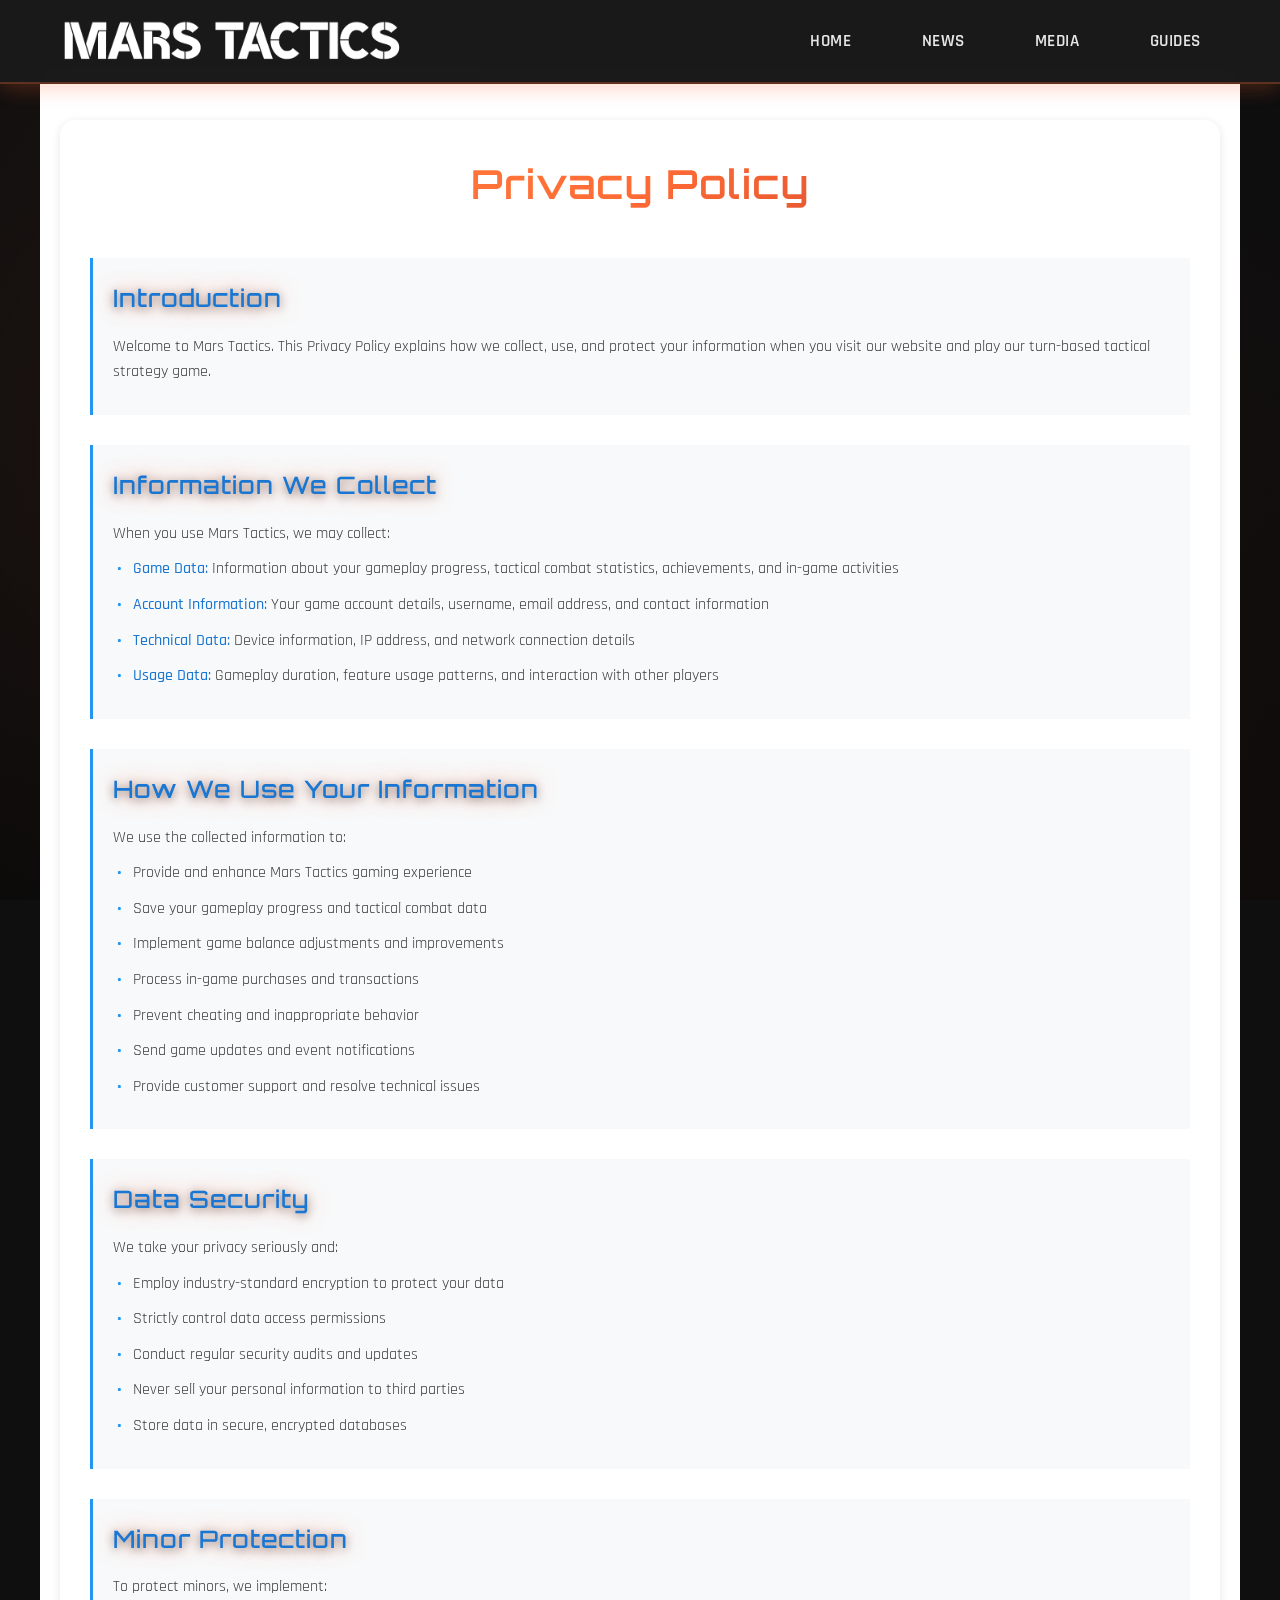
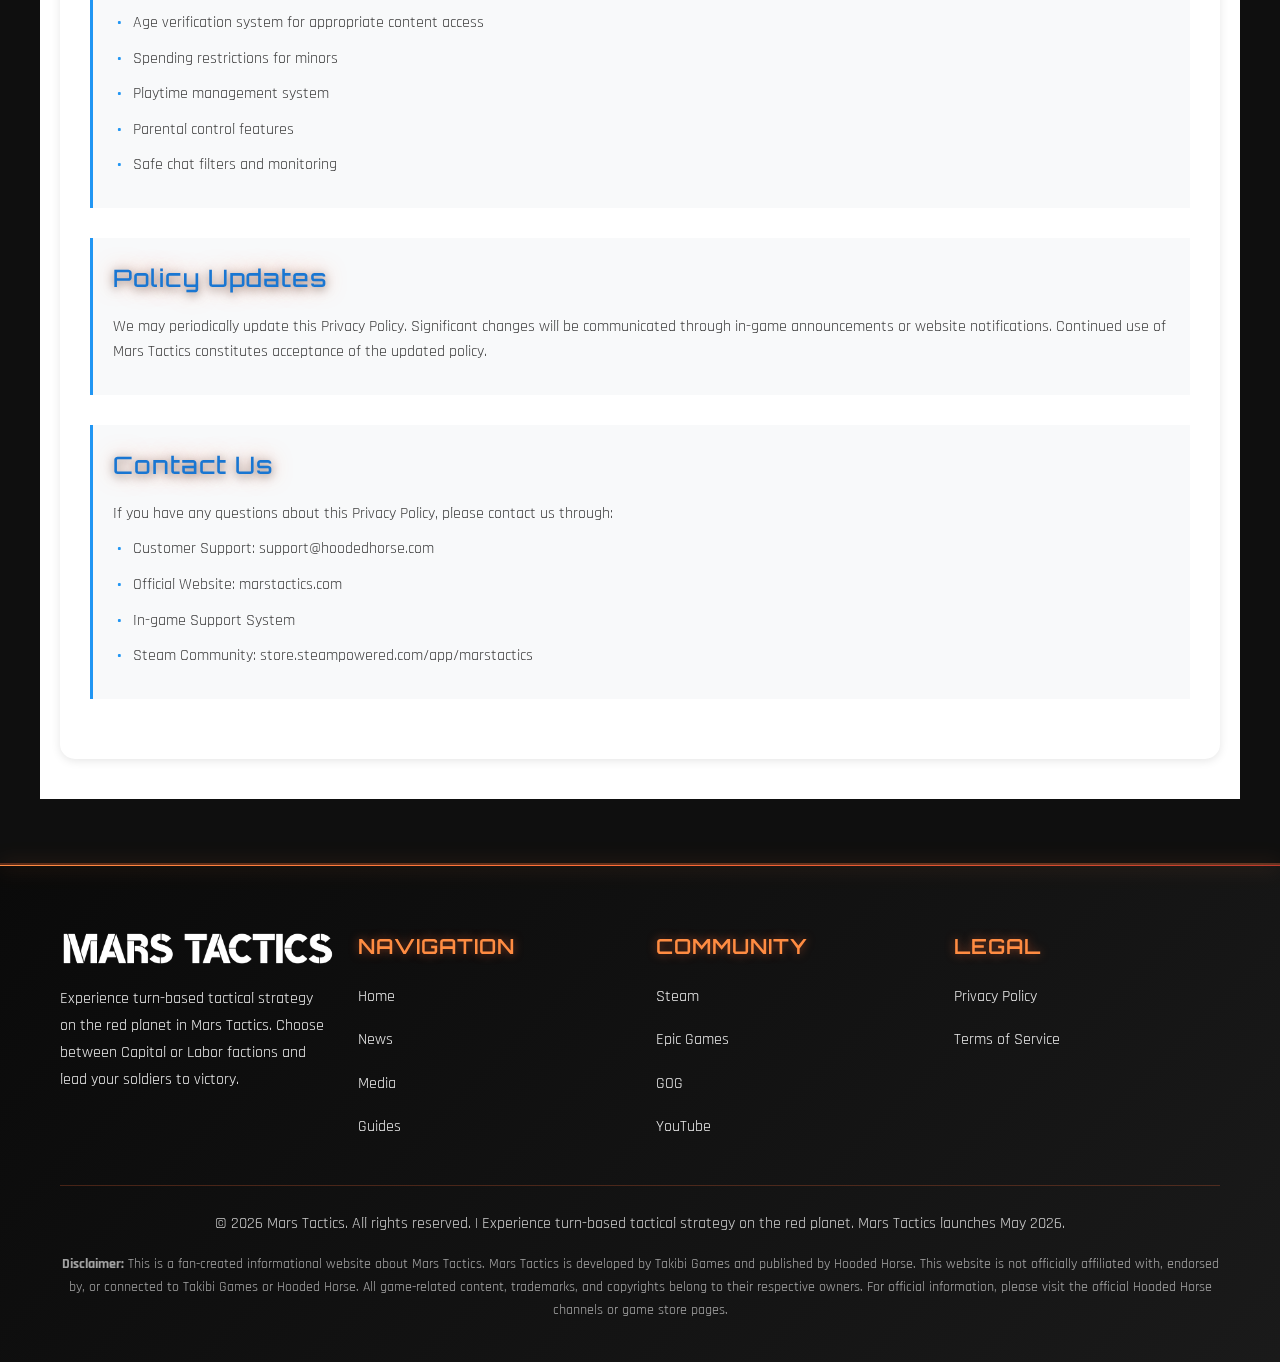
<file: privacy-policy.html>
<!DOCTYPE html>
<html lang="en">
<head>
    <meta charset="UTF-8">
    <meta name="viewport" content="width=device-width, initial-scale=1.0">
    <title>Privacy Policy - Mars Tactics</title>
    <meta name="description" content="Privacy Policy for Mars Tactics - Learn about how we handle and protect your data">
    <meta name="keywords" content="mars tactics privacy policy, game privacy, data protection, mars tactics data policy">
    
    <!-- Open Graph / Facebook -->
    <meta property="og:type" content="website">
    <meta property="og:url" content="https://marstactics.com/privacy-policy">
    <meta property="og:title" content="Privacy Policy - Mars Tactics">
    <meta property="og:description" content="Privacy Policy for Mars Tactics - Learn about how we handle and protect your data">
    <meta property="og:image" content="https://marstactics.com/static/logo.png">
    <meta property="og:site_name" content="Mars Tactics">
    <meta property="og:locale" content="en_US">
    
    <!-- Twitter -->
    <meta name="twitter:card" content="summary_large_image">
    <meta name="twitter:url" content="https://marstactics.com/privacy-policy">
    <meta name="twitter:title" content="Privacy Policy - Mars Tactics">
    <meta name="twitter:description" content="Privacy Policy for Mars Tactics - Learn about how we handle and protect your data">
    <meta name="twitter:image" content="https://marstactics.com/static/logo.png">
    
    <!-- Favicon -->
    <link rel="icon" type="image/x-icon" href="https://marstactics.com/static/favicon.ico">
    <link rel="shortcut icon" type="image/x-icon" href="https://marstactics.com/static/favicon.ico">
    <link rel="apple-touch-icon" sizes="180x180" href="https://marstactics.com/static/logo.png">
    <link rel="icon" type="image/png" sizes="32x32" href="https://marstactics.com/static/logo.png">
    <link rel="icon" type="image/png" sizes="16x16" href="https://marstactics.com/static/logo.png">
    
    <!-- Canonical -->
    <link rel="canonical" href="https://marstactics.com/privacy-policy">
    
    <!-- Styles -->
    <link rel="stylesheet" href="static/base.css?v=1.0.0">
    
    <!-- Microsoft Validation -->
    <meta name="msvalidate.01" content="B362957FC36C5EDDD6079B6D78330424">
    
    <!-- IndexNow -->
    <meta name="yandex-verification" content="61f5515ce9ea369c" />
    <meta name="IndexNow-Key" content="B362957FC36C5EDDD6079B6D78330424">
    <meta name="IndexNow-Url" content="https://marstactics.com/privacy-policy">
    
    <!-- Google Analytics -->
    <!-- Google tag (gtag.js) -->
    <script async src="https://www.googletagmanager.com/gtag/js?id=G-CDFZLSQVMZ"></script>
    <script>
    window.dataLayer = window.dataLayer || [];
    function gtag(){dataLayer.push(arguments);}
    gtag('js', new Date());
    gtag('config', 'G-CDFZLSQVMZ');
    </script>
    <style>
        .section-container {
            max-width: 1200px;
            margin: 0 auto;
            padding: 40px 20px;
            background: #ffffff;
            min-height: calc(100vh - 200px);
        }

        .privacy-content {
            background: #ffffff;
            border-radius: 15px;
            padding: 30px;
            box-shadow: 0 2px 10px rgba(0, 0, 0, 0.1);
        }

        .privacy-content h1 {
            color: #333333;
            text-align: center;
            font-size: 2.5em;
            margin-bottom: 40px;
            font-weight: 600;
        }

        .privacy-section {
            margin-bottom: 30px;
            padding: 20px;
            border-left: 3px solid #2196F3;
            background: #f8f9fa;
        }

        .privacy-section h2 {
            color: #1976D2;
            font-size: 1.5em;
            margin-bottom: 15px;
            font-weight: 500;
        }

        .privacy-section p, 
        .privacy-section li {
            color: #424242;
            line-height: 1.6;
            margin-bottom: 10px;
        }

        .privacy-section ul {
            list-style-type: none;
            padding-left: 20px;
        }

        .privacy-section li::before {
            content: "•";
            color: #2196F3;
            font-weight: bold;
            display: inline-block;
            width: 1em;
            margin-left: -1em;
        }

        .privacy-section strong {
            color: #1976D2;
            font-weight: 500;
        }

        @media (max-width: 768px) {
            .section-container {
                padding: 20px 15px;
            }

            .privacy-content {
                padding: 20px;
            }

            .privacy-content h1 {
                font-size: 1.8rem;
                margin-bottom: 30px;
            }

            .privacy-section {
                padding: 15px;
            }

            .privacy-section h2 {
                font-size: 1.3rem;
            }
        }

        @media (max-width: 480px) {
            .privacy-content h1 {
                font-size: 1.5rem;
            }

            .privacy-section h2 {
                font-size: 1.1rem;
            }
        }
    </style>
</head>
<body>
    <header>
        <div class="container">
            <nav>
                <div class="logo">
                    <img src="static/logo.png" alt="Mars Tactics Logo">
                </div>
                <button class="mobile-menu-btn">
                    <span></span>
                    <span></span>
                    <span></span>
                </button>
                <ul>
                    <li><a href="/">Home</a></li>
                    <li><a href="/news">News</a></li>
                    <li><a href="/media">Media</a></li>
                    <li><a href="/guides">Guides</a></li>
                </ul>
            </nav>
        </div>
        <div class="mobile-menu">
            <button class="close-menu">&times;</button>
            <ul>
                <li><a href="/">Home</a></li>
                <li><a href="/news">News</a></li>
                <li><a href="/media">Media</a></li>
                <li><a href="/guides">Guides</a></li>
            </ul>
        </div>
    </header>

<main>
    <div class="section-container">
        <div class="privacy-content">
            <h1>Privacy Policy</h1>
            
            <div class="privacy-section">
                <h2>Introduction</h2>
                <p>Welcome to Mars Tactics. This Privacy Policy explains how we collect, use, and protect your information when you visit our website and play our turn-based tactical strategy game.</p>
            </div>

            <div class="privacy-section">
                <h2>Information We Collect</h2>
                <p>When you use Mars Tactics, we may collect:</p>
                <ul>
                    <li><strong>Game Data:</strong> Information about your gameplay progress, tactical combat statistics, achievements, and in-game activities</li>
                    <li><strong>Account Information:</strong> Your game account details, username, email address, and contact information</li>
                    <li><strong>Technical Data:</strong> Device information, IP address, and network connection details</li>
                    <li><strong>Usage Data:</strong> Gameplay duration, feature usage patterns, and interaction with other players</li>
                </ul>
            </div>

            <div class="privacy-section">
                <h2>How We Use Your Information</h2>
                <p>We use the collected information to:</p>
                <ul>
                    <li>Provide and enhance Mars Tactics gaming experience</li>
                    <li>Save your gameplay progress and tactical combat data</li>
                    <li>Implement game balance adjustments and improvements</li>
                    <li>Process in-game purchases and transactions</li>
                    <li>Prevent cheating and inappropriate behavior</li>
                    <li>Send game updates and event notifications</li>
                    <li>Provide customer support and resolve technical issues</li>
                </ul>
            </div>

            <div class="privacy-section">
                <h2>Data Security</h2>
                <p>We take your privacy seriously and:</p>
                <ul>
                    <li>Employ industry-standard encryption to protect your data</li>
                    <li>Strictly control data access permissions</li>
                    <li>Conduct regular security audits and updates</li>
                    <li>Never sell your personal information to third parties</li>
                    <li>Store data in secure, encrypted databases</li>
                </ul>
            </div>

            <div class="privacy-section">
                <h2>Minor Protection</h2>
                <p>To protect minors, we implement:</p>
                <ul>
                    <li>Age verification system for appropriate content access</li>
                    <li>Spending restrictions for minors</li>
                    <li>Playtime management system</li>
                    <li>Parental control features</li>
                    <li>Safe chat filters and monitoring</li>
                </ul>
            </div>

            <div class="privacy-section">
                <h2>Policy Updates</h2>
                <p>We may periodically update this Privacy Policy. Significant changes will be communicated through in-game announcements or website notifications. Continued use of Mars Tactics constitutes acceptance of the updated policy.</p>
            </div>

            <div class="privacy-section">
                <h2>Contact Us</h2>
                <p>If you have any questions about this Privacy Policy, please contact us through:</p>
                <ul>
                    <li>Customer Support: support@hoodedhorse.com</li>
                    <li>Official Website: marstactics.com</li>
                    <li>In-game Support System</li>
                    <li>Steam Community: store.steampowered.com/app/marstactics</li>
                </ul>
            </div>
        </div>
    </div>
</main>

<footer>
    <div class="container">
        <div class="footer-content">
            <div class="footer-logo">
                <div class="logo">
                    <img src="static/logo.png" alt="Mars Tactics Logo">
                </div>
                <p>Experience turn-based tactical strategy on the red planet in Mars Tactics. Choose between Capital or Labor factions and lead your soldiers to victory.</p>
            </div>
            <div class="footer-links">
                <div class="footer-heading">Navigation</div>
                <ul>
                    <li><a href="/">Home</a></li>
                    <li><a href="/news">News</a></li>
                    <li><a href="/media">Media</a></li>
                    <li><a href="/guides">Guides</a></li>
                </ul>
            </div>
            <div class="footer-links">
                <div class="footer-heading">Community</div>
                <ul>
                    <li><a href="https://store.steampowered.com/app/marstactics" target="_blank" rel="noopener">Steam</a></li>
                    <li><a href="https://store.epicgames.com/p/mars-tactics" target="_blank" rel="noopener">Epic Games</a></li>
                    <li><a href="https://www.gog.com/game/mars_tactics" target="_blank" rel="noopener">GOG</a></li>
                    <li><a href="https://www.youtube.com/@HoodedHorse" target="_blank" rel="noopener">YouTube</a></li>
                </ul>
            </div>
            <div class="footer-links">
                <div class="footer-heading">Legal</div>
                <ul>
                    <li><a href="/privacy-policy">Privacy Policy</a></li>
                    <li><a href="/terms-of-service">Terms of Service</a></li>
                </ul>
            </div>
        </div>
        <div class="footer-bottom">
            <p>© 2026 Mars Tactics. All rights reserved. | Experience turn-based tactical strategy on the red planet. Mars Tactics launches May 2026.</p>
            <p style="margin-top: 1rem; font-size: 0.85rem; color: var(--text-light); opacity: 0.8;">
                <strong>Disclaimer:</strong> This is a fan-created informational website about Mars Tactics. Mars Tactics is developed by Takibi Games and published by Hooded Horse. 
                This website is not officially affiliated with, endorsed by, or connected to Takibi Games or Hooded Horse. 
                All game-related content, trademarks, and copyrights belong to their respective owners. 
                For official information, please visit the official Hooded Horse channels or game store pages.
            </p>
        </div>
    </div>
</footer>
<script>
    // Mobile Menu
    const mobileMenuBtn = document.querySelector('.mobile-menu-btn');
    const mobileMenu = document.querySelector('.mobile-menu');
    const closeMenu = document.querySelector('.close-menu');

    mobileMenuBtn.addEventListener('click', () => {
        mobileMenu.classList.add('active');
    });

    closeMenu.addEventListener('click', () => {
        mobileMenu.classList.remove('active');
    });

    // Close mobile menu when clicking on a link
    document.querySelectorAll('.mobile-menu a').forEach(link => {
        link.addEventListener('click', () => {
            mobileMenu.classList.remove('active');
        });
    });

    // Add scroll effect to header
    window.addEventListener('scroll', () => {
        const header = document.querySelector('header');
        if (window.scrollY > 100) {
            header.style.background = 'rgba(10, 26, 46, 0.98)';
        } else {
            header.style.background = 'rgba(10, 26, 46, 0.95)';
        }
    });
</script>
</body>
</html>
</file>
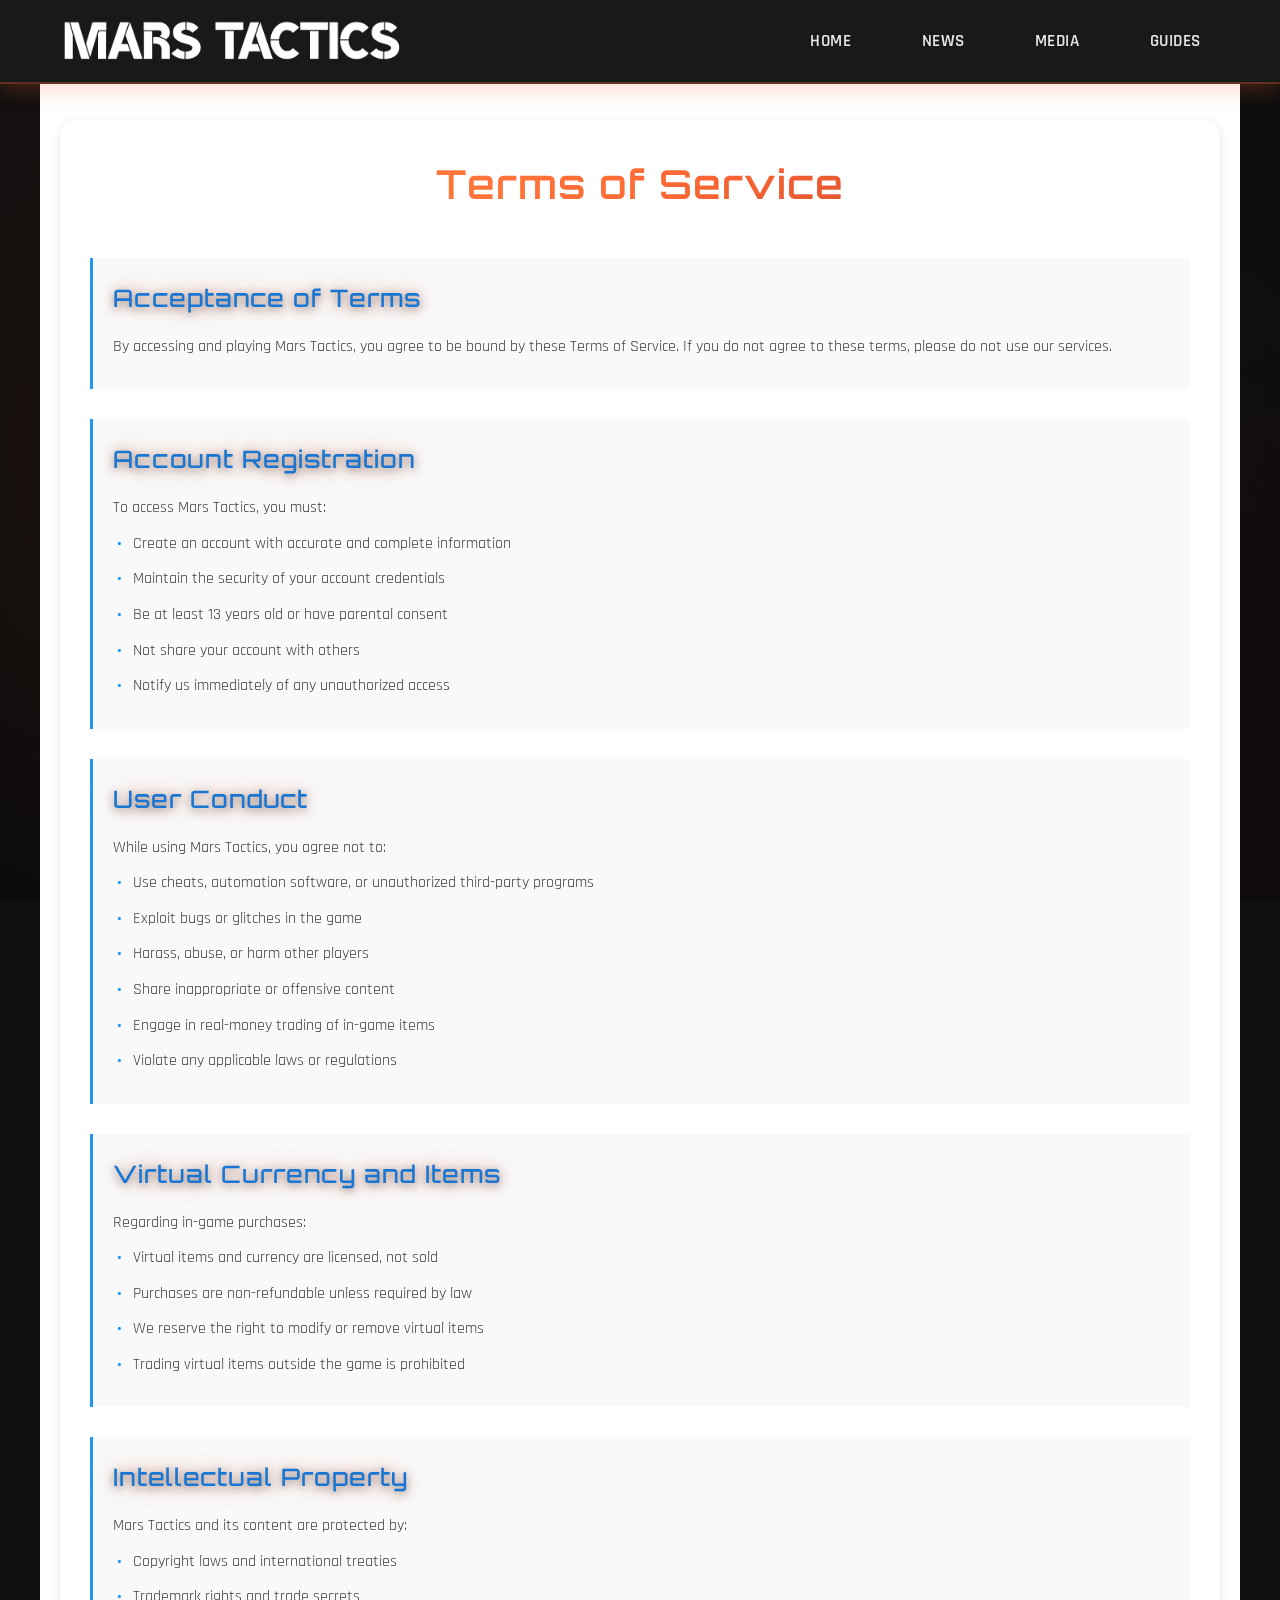
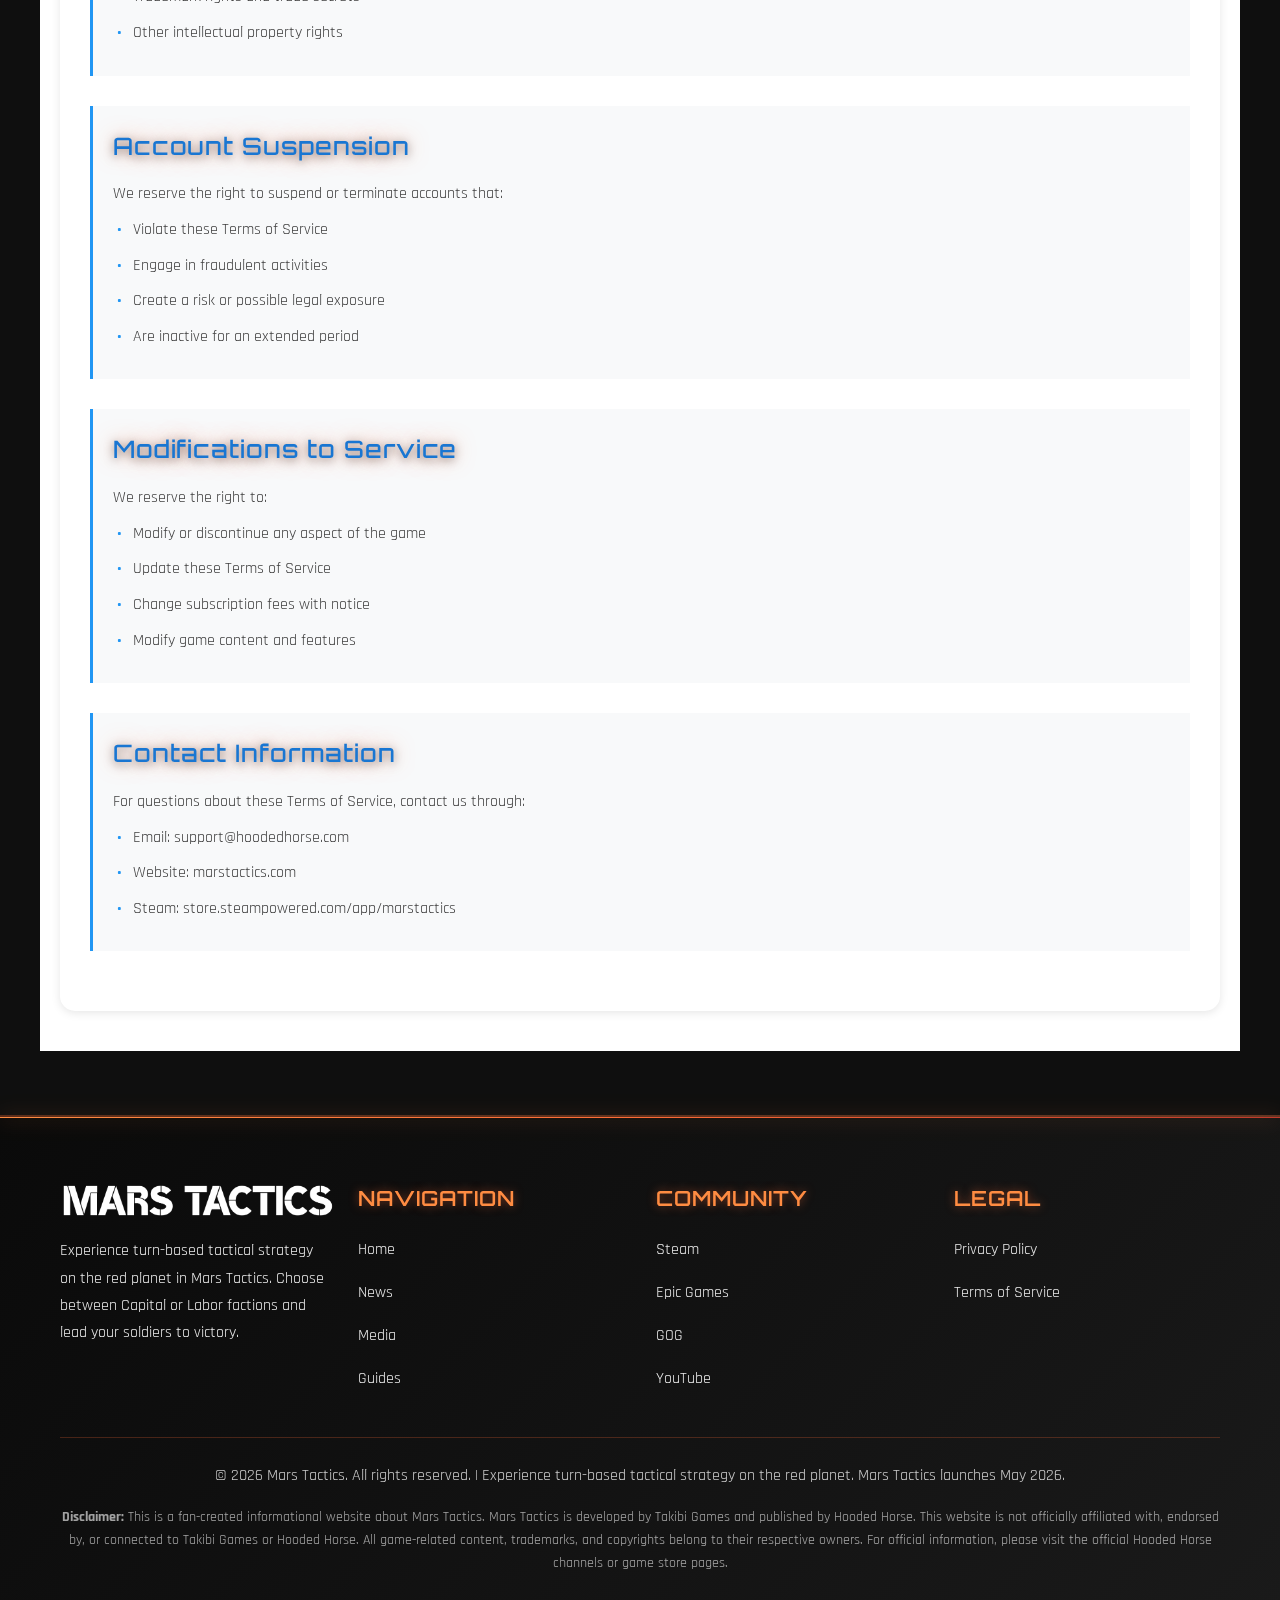
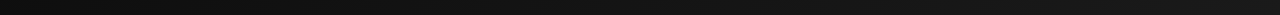
<file: terms-of-service.html>
<!DOCTYPE html>
<html lang="en">
<head>
    <meta charset="UTF-8">
    <meta name="viewport" content="width=device-width, initial-scale=1.0">
    <title>Terms of Service - Mars Tactics</title>
    <meta name="description" content="Terms of Service for Mars Tactics - Read about our game rules, user agreements, and policies">
    <meta name="keywords" content="mars tactics terms of service, mars tactics rules, mars tactics user agreement">
    
    <!-- Open Graph / Facebook -->
    <meta property="og:type" content="website">
    <meta property="og:url" content="https://marstactics.com/terms-of-service">
    <meta property="og:title" content="Terms of Service - Mars Tactics">
    <meta property="og:description" content="Terms of Service for Mars Tactics - Read about our game rules, user agreements, and policies">
    <meta property="og:image" content="https://marstactics.com/static/logo.png">
    <meta property="og:site_name" content="Mars Tactics">
    <meta property="og:locale" content="en_US">
    
    <!-- Twitter -->
    <meta name="twitter:card" content="summary_large_image">
    <meta name="twitter:url" content="https://marstactics.com/terms-of-service">
    <meta name="twitter:title" content="Terms of Service - Mars Tactics">
    <meta name="twitter:description" content="Terms of Service for Mars Tactics - Read about our game rules, user agreements, and policies">
    <meta name="twitter:image" content="https://marstactics.com/static/logo.png">
    
    <!-- Favicon -->
    <link rel="icon" type="image/x-icon" href="https://marstactics.com/static/favicon.ico">
    <link rel="shortcut icon" type="image/x-icon" href="https://marstactics.com/static/favicon.ico">
    <link rel="apple-touch-icon" sizes="180x180" href="https://marstactics.com/static/logo.png">
    <link rel="icon" type="image/png" sizes="32x32" href="https://marstactics.com/static/logo.png">
    <link rel="icon" type="image/png" sizes="16x16" href="https://marstactics.com/static/logo.png">
    
    <!-- Canonical -->
    <link rel="canonical" href="https://marstactics.com/terms-of-service">
    
    <!-- Styles -->
    <link rel="stylesheet" href="static/base.css?v=1.0.0">
    
    <!-- Microsoft Validation -->
    <meta name="msvalidate.01" content="B362957FC36C5EDDD6079B6D78330424">
    
    <!-- IndexNow -->
    <meta name="yandex-verification" content="61f5515ce9ea369c" />
    <meta name="IndexNow-Key" content="B362957FC36C5EDDD6079B6D78330424">
    <meta name="IndexNow-Url" content="https://marstactics.com/terms-of-service">
    
    <!-- Google Analytics -->
    <!-- Google tag (gtag.js) -->
    <script async src="https://www.googletagmanager.com/gtag/js?id=G-CDFZLSQVMZ"></script>
    <script>
    window.dataLayer = window.dataLayer || [];
    function gtag(){dataLayer.push(arguments);}
    gtag('js', new Date());
    gtag('config', 'G-CDFZLSQVMZ');
    </script>
    <style>
        .section-container {
            max-width: 1200px;
            margin: 0 auto;
            padding: 40px 20px;
            background: #ffffff;
            min-height: calc(100vh - 200px);
        }

        .terms-content {
            background: #ffffff;
            border-radius: 15px;
            padding: 30px;
            box-shadow: 0 2px 10px rgba(0, 0, 0, 0.1);
        }

        .terms-content h1 {
            color: #333333;
            text-align: center;
            font-size: 2.5em;
            margin-bottom: 40px;
            font-weight: 600;
        }

        .terms-section {
            margin-bottom: 30px;
            padding: 20px;
            border-left: 3px solid #2196F3;
            background: #f8f9fa;
        }

        .terms-section h2 {
            color: #1976D2;
            font-size: 1.5em;
            margin-bottom: 15px;
            font-weight: 500;
        }

        .terms-section p, 
        .terms-section li {
            color: #424242;
            line-height: 1.6;
            margin-bottom: 10px;
        }

        .terms-section ul {
            list-style-type: none;
            padding-left: 20px;
        }

        .terms-section li::before {
            content: "•";
            color: #2196F3;
            font-weight: bold;
            display: inline-block;
            width: 1em;
            margin-left: -1em;
        }

        .terms-section strong {
            color: #1976D2;
            font-weight: 500;
        }

        @media (max-width: 768px) {
            .section-container {
                padding: 20px 15px;
            }

            .terms-content {
                padding: 20px;
            }

            .terms-content h1 {
                font-size: 1.8rem;
                margin-bottom: 30px;
            }

            .terms-section {
                padding: 15px;
            }

            .terms-section h2 {
                font-size: 1.3rem;
            }
        }

        @media (max-width: 480px) {
            .terms-content h1 {
                font-size: 1.5rem;
            }

            .terms-section h2 {
                font-size: 1.1rem;
            }
        }
    </style>
</head>
<body>
    <header>
        <div class="container">
            <nav>
                <div class="logo">
                    <img src="static/logo.png" alt="Mars Tactics Logo">
                </div>
                <button class="mobile-menu-btn">
                    <span></span>
                    <span></span>
                    <span></span>
                </button>
                <ul>
                    <li><a href="/">Home</a></li>
                    <li><a href="/news">News</a></li>
                    <li><a href="/media">Media</a></li>
                    <li><a href="/guides">Guides</a></li>
                </ul>
            </nav>
        </div>
        <div class="mobile-menu">
            <button class="close-menu">&times;</button>
            <ul>
                <li><a href="/">Home</a></li>
                <li><a href="/news">News</a></li>
                <li><a href="/media">Media</a></li>
                <li><a href="/guides">Guides</a></li>
            </ul>
        </div>
    </header>

    <main>
        <div class="section-container">
            <div class="terms-content">
                <h1>Terms of Service</h1>
                
                <div class="terms-section">
                    <h2>Acceptance of Terms</h2>
                    <p>By accessing and playing Mars Tactics, you agree to be bound by these Terms of Service. If you do not agree to these terms, please do not use our services.</p>
                </div>

                <div class="terms-section">
                    <h2>Account Registration</h2>
                    <p>To access Mars Tactics, you must:</p>
                    <ul>
                        <li>Create an account with accurate and complete information</li>
                        <li>Maintain the security of your account credentials</li>
                        <li>Be at least 13 years old or have parental consent</li>
                        <li>Not share your account with others</li>
                        <li>Notify us immediately of any unauthorized access</li>
                    </ul>
                </div>

                <div class="terms-section">
                    <h2>User Conduct</h2>
                    <p>While using Mars Tactics, you agree not to:</p>
                    <ul>
                        <li>Use cheats, automation software, or unauthorized third-party programs</li>
                        <li>Exploit bugs or glitches in the game</li>
                        <li>Harass, abuse, or harm other players</li>
                        <li>Share inappropriate or offensive content</li>
                        <li>Engage in real-money trading of in-game items</li>
                        <li>Violate any applicable laws or regulations</li>
                    </ul>
                </div>

                <div class="terms-section">
                    <h2>Virtual Currency and Items</h2>
                    <p>Regarding in-game purchases:</p>
                    <ul>
                        <li>Virtual items and currency are licensed, not sold</li>
                        <li>Purchases are non-refundable unless required by law</li>
                        <li>We reserve the right to modify or remove virtual items</li>
                        <li>Trading virtual items outside the game is prohibited</li>
                    </ul>
                </div>

                <div class="terms-section">
                    <h2>Intellectual Property</h2>
                    <p>Mars Tactics and its content are protected by:</p>
                    <ul>
                        <li>Copyright laws and international treaties</li>
                        <li>Trademark rights and trade secrets</li>
                        <li>Other intellectual property rights</li>
                    </ul>
                </div>

                <div class="terms-section">
                    <h2>Account Suspension</h2>
                    <p>We reserve the right to suspend or terminate accounts that:</p>
                    <ul>
                        <li>Violate these Terms of Service</li>
                        <li>Engage in fraudulent activities</li>
                        <li>Create a risk or possible legal exposure</li>
                        <li>Are inactive for an extended period</li>
                    </ul>
                </div>

                <div class="terms-section">
                    <h2>Modifications to Service</h2>
                    <p>We reserve the right to:</p>
                    <ul>
                        <li>Modify or discontinue any aspect of the game</li>
                        <li>Update these Terms of Service</li>
                        <li>Change subscription fees with notice</li>
                        <li>Modify game content and features</li>
                    </ul>
                </div>

                <div class="terms-section">
                    <h2>Contact Information</h2>
                    <p>For questions about these Terms of Service, contact us through:</p>
                    <ul>
                        <li>Email: support@hoodedhorse.com</li>
                        <li>Website: marstactics.com</li>
                        <li>Steam: store.steampowered.com/app/marstactics</li>
                    </ul>
                </div>
            </div>
        </div>
    </main>

    <footer>
        <div class="container">
            <div class="footer-content">
                <div class="footer-logo">
                    <div class="logo">
                        <img src="static/logo.png" alt="Mars Tactics Logo">
                    </div>
                    <p>Experience turn-based tactical strategy on the red planet in Mars Tactics. Choose between Capital or Labor factions and lead your soldiers to victory.</p>
                </div>
                <div class="footer-links">
                    <div class="footer-heading">Navigation</div>
                    <ul>
                        <li><a href="/">Home</a></li>
                        <li><a href="/news">News</a></li>
                        <li><a href="/media">Media</a></li>
                        <li><a href="/guides">Guides</a></li>
                    </ul>
                </div>
                <div class="footer-links">
                    <div class="footer-heading">Community</div>
                    <ul>
                        <li><a href="https://store.steampowered.com/app/marstactics" target="_blank" rel="noopener">Steam</a></li>
                        <li><a href="https://store.epicgames.com/p/mars-tactics" target="_blank" rel="noopener">Epic Games</a></li>
                        <li><a href="https://www.gog.com/game/mars_tactics" target="_blank" rel="noopener">GOG</a></li>
                        <li><a href="https://www.youtube.com/@HoodedHorse" target="_blank" rel="noopener">YouTube</a></li>
                    </ul>
                </div>
                <div class="footer-links">
                    <div class="footer-heading">Legal</div>
                    <ul>
                        <li><a href="/privacy-policy">Privacy Policy</a></li>
                        <li><a href="/terms-of-service">Terms of Service</a></li>
                    </ul>
                </div>
            </div>
            <div class="footer-bottom">
                <p>© 2026 Mars Tactics. All rights reserved. | Experience turn-based tactical strategy on the red planet. Mars Tactics launches May 2026.</p>
                <p style="margin-top: 1rem; font-size: 0.85rem; color: var(--text-light); opacity: 0.8;">
                    <strong>Disclaimer:</strong> This is a fan-created informational website about Mars Tactics. Mars Tactics is developed by Takibi Games and published by Hooded Horse. 
                    This website is not officially affiliated with, endorsed by, or connected to Takibi Games or Hooded Horse. 
                    All game-related content, trademarks, and copyrights belong to their respective owners. 
                    For official information, please visit the official Hooded Horse channels or game store pages.
                </p>
            </div>
        </div>
    </footer>
<script>
    // Mobile Menu
    const mobileMenuBtn = document.querySelector('.mobile-menu-btn');
    const mobileMenu = document.querySelector('.mobile-menu');
    const closeMenu = document.querySelector('.close-menu');

    mobileMenuBtn.addEventListener('click', () => {
        mobileMenu.classList.add('active');
    });

    closeMenu.addEventListener('click', () => {
        mobileMenu.classList.remove('active');
    });

    // Close mobile menu when clicking on a link
    document.querySelectorAll('.mobile-menu a').forEach(link => {
        link.addEventListener('click', () => {
            mobileMenu.classList.remove('active');
        });
    });

    // Add scroll effect to header
    window.addEventListener('scroll', () => {
        const header = document.querySelector('header');
        if (window.scrollY > 100) {
            header.style.background = 'rgba(10, 26, 46, 0.98)';
        } else {
            header.style.background = 'rgba(10, 26, 46, 0.95)';
        }
    });
</script>
</body>
</html>
</file>
<file: static/base.css>
/* Mars Tactics Website - Military Dark Theme */

@import url('https://fonts.googleapis.com/css2?family=Orbitron:wght@400;500;600;700;800;900&family=Rajdhani:wght@300;400;500;600;700&display=swap');

:root {
    /* Military Dark Color Scheme - Mars Tactics */
    --primary-color: #1a1a1a;        /* Deep gray */
    --secondary-color: #2a2a2a;      /* Dark gray */
    --accent-color: #ff6b35;         /* Tactical orange */
    --accent-glow: #ff8c42;          /* Bright orange */
    --light-accent: #ffa366;         /* Light orange */
    --dark-accent: #0a0a0a;          /* Almost black */
    --mars-red: #c0392b;             /* Mars red */
    --bg-color: #0f0f0f;             /* Deep dark background */
    --bg-secondary: #1f1f1f;         /* Secondary dark */
    --text-color: #e8e8e8;           /* Light gray text */
    --text-light: #f5f5f5;           /* Lighter text */
    --menu-bg: rgba(26, 26, 26, 0.98); /* Dark menu background */
    --border-color: rgba(255, 107, 53, 0.3); /* Orange border */
    --shadow-color: rgba(255, 107, 53, 0.2); /* Orange shadow */
    --shadow-glow: rgba(255, 107, 53, 0.4); /* Glowing shadow */
    --gradient-primary: linear-gradient(135deg, #1a1a1a 0%, #2a2a2a 50%, #3a2a1a 100%);
    --gradient-secondary: linear-gradient(135deg, #ff6b35 0%, #ff8c42 100%);
    --gradient-dark: linear-gradient(135deg, #0a0a0a 0%, #1a1a1a 100%);
    --gradient-neon: linear-gradient(135deg, #ff8c42 0%, #ff6b35 50%, #c0392b 100%);
}

* {
    margin: 0;
    padding: 0;
    box-sizing: border-box;
}

body {
    font-family: 'Rajdhani', 'Segoe UI', Tahoma, Geneva, Verdana, sans-serif;
    line-height: 1.7;
    color: var(--text-color);
    background: var(--bg-color);
    background-image: 
        radial-gradient(circle at 20% 50%, rgba(255, 107, 53, 0.08) 0%, transparent 50%),
        radial-gradient(circle at 80% 80%, rgba(192, 57, 43, 0.06) 0%, transparent 50%),
        linear-gradient(180deg, var(--bg-color) 0%, var(--dark-accent) 100%);
    background-attachment: fixed;
    min-height: 100vh;
}

.container {
    max-width: 1200px;
    margin: 0 auto;
    padding: 0 20px;
}

/* Header Styles */
header {
    background: var(--menu-bg);
    backdrop-filter: blur(15px) saturate(180%);
    position: fixed;
    top: 0;
    left: 0;
    right: 0;
    z-index: 1000;
    border-bottom: 2px solid var(--border-color);
    box-shadow: 0 4px 20px rgba(255, 107, 53, 0.2), 0 0 30px rgba(255, 107, 53, 0.1);
}

nav {
    display: flex;
    justify-content: space-between;
    align-items: center;
    padding: 1rem 0;
}

.logo {
    display: flex;
    align-items: center;
    gap: 0.8rem;
}

.logo img {
    height: 50px;
    width: auto;
}

.logo-text {
    font-family: 'Orbitron', sans-serif;
    font-size: 1.5rem;
    font-weight: 900;
    text-transform: uppercase;
    letter-spacing: 3px;
    background: linear-gradient(135deg, #ffffff 0%, #ff6b35 100%);
    -webkit-background-clip: text;
    -webkit-text-fill-color: transparent;
    background-clip: text;
    position: relative;
    filter: drop-shadow(0 0 10px rgba(255, 107, 53, 1)) 
            drop-shadow(0 0 20px rgba(255, 107, 53, 0.6))
            drop-shadow(0 0 30px rgba(255, 107, 53, 0.3));
    animation: logoGlow 2s ease-in-out infinite alternate;
}

@keyframes logoGlow {
    from {
        filter: drop-shadow(0 0 8px rgba(255, 107, 53, 0.8)) 
                drop-shadow(0 0 15px rgba(255, 107, 53, 0.4))
                drop-shadow(0 0 25px rgba(255, 107, 53, 0.2));
    }
    to {
        filter: drop-shadow(0 0 15px rgba(255, 107, 53, 1)) 
                drop-shadow(0 0 30px rgba(255, 107, 53, 0.6))
                drop-shadow(0 0 45px rgba(255, 107, 53, 0.3));
    }
}

nav ul {
    display: flex;
    list-style: none;
    gap: 2rem;
}

nav ul li a {
    color: var(--text-color);
    text-decoration: none;
    font-weight: 600;
    font-size: 1.05rem;
    letter-spacing: 0.5px;
    text-transform: uppercase;
    transition: all 0.3s ease;
    padding: 0.6rem 1.2rem;
    border-radius: 6px;
    position: relative;
}

nav ul li a::before {
    content: '';
    position: absolute;
    bottom: 0;
    left: 50%;
    width: 0;
    height: 2px;
    background: var(--gradient-neon);
    transform: translateX(-50%);
    transition: width 0.3s ease;
}

nav ul li a:hover {
    color: var(--accent-glow);
    background: rgba(0, 212, 255, 0.1);
    text-shadow: 0 0 10px var(--accent-glow);
}

nav ul li a:hover::before {
    width: 80%;
    box-shadow: 0 0 10px var(--accent-glow);
}

nav ul li a.active {
    color: var(--accent-glow);
    background: rgba(0, 212, 255, 0.15);
    text-shadow: 0 0 10px var(--accent-glow);
}

nav ul li a.active::before {
    width: 80%;
}

/* Main Content */
main {
    margin-top: 80px;
}

section {
    padding: 4rem 0;
}

h1, h2, h3, h4, h5, h6 {
    font-family: 'Orbitron', sans-serif;
    margin-bottom: 1rem;
    color: var(--text-light);
    text-shadow: 0 0 20px rgba(255, 107, 53, 0.5), 0 2px 10px rgba(0, 0, 0, 0.5);
    letter-spacing: 1px;
}

h1 {
    font-size: 3.5rem;
    font-weight: 800;
    background: var(--gradient-neon);
    -webkit-background-clip: text;
    -webkit-text-fill-color: transparent;
    background-clip: text;
    text-shadow: none;
}

h2 {
    font-size: 2.8rem;
    font-weight: 700;
    color: var(--accent-glow);
}

h3 {
    font-size: 2rem;
    font-weight: 600;
    color: var(--light-accent);
}

p {
    margin-bottom: 1rem;
    line-height: 1.7;
}

/* Buttons */
.btn {
    display: inline-block;
    padding: 0.9rem 2rem;
    background: var(--gradient-neon);
    color: var(--primary-color);
    text-decoration: none;
    border-radius: 8px;
    font-weight: 700;
    font-size: 1.05rem;
    text-transform: uppercase;
    letter-spacing: 1px;
    transition: all 0.3s ease;
    border: 2px solid transparent;
    cursor: pointer;
    text-align: center;
    position: relative;
    overflow: hidden;
    box-shadow: 0 4px 15px rgba(255, 107, 53, 0.4), 0 0 20px rgba(255, 107, 53, 0.2);
}

.btn::before {
    content: '';
    position: absolute;
    top: 0;
    left: -100%;
    width: 100%;
    height: 100%;
    background: linear-gradient(90deg, transparent, rgba(255, 255, 255, 0.3), transparent);
    transition: left 0.5s ease;
}

.btn:hover::before {
    left: 100%;
}

.btn:hover {
    transform: translateY(-3px);
    box-shadow: 0 6px 25px rgba(255, 107, 53, 0.6), 0 0 30px rgba(255, 140, 66, 0.4);
    background: linear-gradient(135deg, #ff8c42 0%, #ff6b35 50%, #c0392b 100%);
}

.btn-secondary {
    background: transparent;
    border: 2px solid var(--accent-color);
    color: var(--accent-glow);
    box-shadow: 0 0 15px rgba(255, 107, 53, 0.3);
}

.btn-secondary:hover {
    background: rgba(255, 107, 53, 0.2);
    border-color: var(--accent-glow);
    color: var(--accent-glow);
    box-shadow: 0 0 25px rgba(255, 140, 66, 0.6);
}

/* Cards */
.card {
    background: var(--bg-secondary);
    border-radius: 15px;
    padding: 2rem;
    box-shadow: 0 8px 30px rgba(0, 0, 0, 0.5), 0 0 20px rgba(255, 107, 53, 0.1);
    border: 1px solid var(--border-color);
    transition: all 0.3s ease;
    position: relative;
    overflow: hidden;
}

.card::before {
    content: '';
    position: absolute;
    top: 0;
    left: 0;
    right: 0;
    height: 2px;
    background: var(--gradient-neon);
    transform: scaleX(0);
    transform-origin: left;
    transition: transform 0.3s ease;
}

.card:hover::before {
    transform: scaleX(1);
}

.card:hover {
    transform: translateY(-8px);
    box-shadow: 0 12px 40px rgba(0, 0, 0, 0.6), 0 0 30px rgba(255, 107, 53, 0.3);
    border-color: var(--accent-color);
}

/* Grid Layouts */
.grid {
    display: grid;
    gap: 2rem;
}

.grid-2 {
    grid-template-columns: repeat(auto-fit, minmax(300px, 1fr));
}

.grid-3 {
    grid-template-columns: repeat(auto-fit, minmax(250px, 1fr));
}

.grid-4 {
    grid-template-columns: repeat(auto-fit, minmax(200px, 1fr));
}

/* Footer */
footer {
    background: var(--gradient-dark);
    color: var(--text-color);
    padding: 4rem 0 1.5rem;
    margin-top: 4rem;
    border-top: 2px solid var(--border-color);
    position: relative;
}

footer::before {
    content: '';
    position: absolute;
    top: 0;
    left: 0;
    right: 0;
    height: 1px;
    background: var(--gradient-neon);
    box-shadow: 0 0 20px var(--accent-glow);
}

.footer-content {
    display: grid;
    grid-template-columns: repeat(auto-fit, minmax(250px, 1fr));
    gap: 2rem;
    margin-bottom: 2rem;
}

.footer-logo img {
    height: 40px;
    width: auto;
    margin-bottom: 1rem;
}

.footer-logo .logo {
    display: flex;
    align-items: center;
    gap: 0.8rem;
}

.footer-logo .logo-text {
    font-size: 1.2rem;
    letter-spacing: 2px;
}

.footer-links h3,
.footer-links .footer-heading {
    color: var(--accent-glow);
    margin-bottom: 1rem;
    font-size: 1.3rem;
    font-family: 'Orbitron', sans-serif;
    font-weight: 600;
    text-transform: uppercase;
    letter-spacing: 1px;
    text-shadow: 0 0 10px rgba(255, 107, 53, 0.5);
}

.footer-links ul {
    list-style: none;
}

.footer-links ul li {
    margin-bottom: 0.6rem;
}

.footer-links ul li a {
    color: var(--text-color);
    text-decoration: none;
    transition: all 0.3s ease;
    display: inline-block;
    padding: 0.2rem 0;
}

.footer-links ul li a:hover {
    color: var(--accent-glow);
    transform: translateX(5px);
    text-shadow: 0 0 10px var(--accent-glow);
}

.footer-bottom {
    border-top: 1px solid var(--border-color);
    padding-top: 1.5rem;
    text-align: center;
    color: var(--text-light);
    opacity: 0.8;
}

/* Dropdown Menu Styles */
nav ul li.dropdown {
    position: relative;
}

nav ul li.dropdown > a::after {
    content: ' ▼';
    font-size: 0.7rem;
    margin-left: 0.3rem;
    transition: transform 0.3s ease;
}

nav ul li.dropdown:hover > a::after {
    transform: rotate(180deg);
}

.dropdown-menu {
    position: absolute;
    top: 100%;
    left: 0;
    background: var(--menu-bg);
    backdrop-filter: blur(15px) saturate(180%);
    min-width: 200px;
    opacity: 0;
    visibility: hidden;
    transform: translateY(-10px);
    transition: all 0.3s ease;
    border: 1px solid var(--border-color);
    border-radius: 8px;
    box-shadow: 0 10px 30px rgba(0, 0, 0, 0.5), 0 0 20px rgba(255, 107, 53, 0.2);
    margin-top: 0.5rem;
    padding: 0.5rem 0;
    z-index: 1001;
}

nav ul li.dropdown:hover .dropdown-menu {
    opacity: 1;
    visibility: visible;
    transform: translateY(0);
}

.dropdown-menu li {
    margin: 0;
}

.dropdown-menu li a {
    display: block;
    padding: 0.8rem 1.5rem;
    color: var(--text-color);
    font-size: 0.95rem;
    border-left: 3px solid transparent;
    transition: all 0.3s ease;
}

.dropdown-menu li a:hover {
    background: rgba(255, 107, 53, 0.15);
    border-left-color: var(--accent-color);
    color: var(--accent-glow);
    text-shadow: 0 0 10px var(--accent-glow);
    transform: translateX(5px);
}

.dropdown-menu li a.active {
    background: rgba(255, 107, 53, 0.2);
    border-left-color: var(--accent-glow);
    color: var(--accent-glow);
}

/* Mobile Menu */
.mobile-menu-btn {
    display: none;
    background: transparent;
    border: 2px solid var(--accent-color);
    color: var(--accent-glow);
    padding: 0.5rem;
    cursor: pointer;
    border-radius: 6px;
    flex-direction: column;
    gap: 4px;
}

.mobile-menu-btn span {
    display: block;
    width: 25px;
    height: 3px;
    background: var(--accent-glow);
    transition: all 0.3s ease;
    box-shadow: 0 0 5px var(--accent-glow);
}

.mobile-menu {
    display: block;
    position: fixed;
    top: 0;
    right: -100%;
    width: 300px;
    height: 100vh;
    background: var(--gradient-dark);
    backdrop-filter: blur(20px);
    z-index: 2000;
    transition: right 0.3s ease;
    border-left: 2px solid var(--border-color);
    box-shadow: -5px 0 30px rgba(0, 0, 0, 0.8);
    padding: 4rem 2rem 2rem;
    overflow-y: auto;
    visibility: hidden;
}

.mobile-menu.active {
    right: 0;
    visibility: visible;
}

.mobile-menu .close-menu {
    position: absolute;
    top: 1rem;
    right: 1rem;
    background: transparent;
    border: 2px solid var(--accent-color);
    color: var(--accent-glow);
    width: 40px;
    height: 40px;
    font-size: 1.5rem;
    cursor: pointer;
    border-radius: 6px;
    display: flex;
    align-items: center;
    justify-content: center;
    transition: all 0.3s ease;
}

.mobile-menu .close-menu:hover {
    background: rgba(255, 107, 53, 0.2);
    box-shadow: 0 0 15px var(--accent-glow);
}

.mobile-menu ul {
    list-style: none;
    padding: 0;
}

.mobile-menu ul li {
    margin-bottom: 1rem;
}

.mobile-menu ul li a {
    color: var(--text-color);
    text-decoration: none;
    font-size: 1.1rem;
    font-weight: 600;
    text-transform: uppercase;
    letter-spacing: 1px;
    padding: 0.8rem 1rem;
    display: block;
    border-left: 3px solid transparent;
    transition: all 0.3s ease;
    border-radius: 6px;
}

.mobile-menu ul li a:hover,
.mobile-menu ul li a.active {
    background: rgba(255, 107, 53, 0.15);
    border-left-color: var(--accent-color);
    color: var(--accent-glow);
    text-shadow: 0 0 10px var(--accent-glow);
    transform: translateX(5px);
}

/* Scrollbar Styling */
::-webkit-scrollbar {
    width: 12px;
}

::-webkit-scrollbar-track {
    background: var(--dark-accent);
}

::-webkit-scrollbar-thumb {
    background: var(--gradient-neon);
    border-radius: 6px;
    border: 2px solid var(--dark-accent);
}

::-webkit-scrollbar-thumb:hover {
    background: var(--accent-glow);
    box-shadow: 0 0 10px var(--accent-glow);
}

/* Responsive Design */
@media (max-width: 768px) {
    .container {
        padding: 0 15px;
    }
    
    header {
        padding: 0;
    }
    
    nav {
        flex-wrap: wrap;
        gap: 0.5rem;
    }
    
    nav > ul {
        display: none;
    }
    
    .mobile-menu-btn {
        display: flex;
    }
    
    .logo {
        gap: 0.5rem;
    }
    
    .logo img {
        height: 40px;
    }
    
    .logo-text {
        font-size: 1rem;
        letter-spacing: 1.5px;
    }
    
    .footer-logo .logo img {
        height: 35px;
    }
    
    .footer-logo .logo-text {
        font-size: 1rem;
        letter-spacing: 1.5px;
    }
    
    .footer-logo p {
        font-size: 0.9rem;
    }
    
    h1 {
        font-size: 2.5rem;
    }
    
    h2 {
        font-size: 2rem;
    }
    
    h3 {
        font-size: 1.5rem;
    }
    
    section {
        padding: 2rem 0;
    }
    
    .grid-2,
    .grid-3,
    .grid-4 {
        grid-template-columns: 1fr;
    }
    
    .footer-content {
        grid-template-columns: 1fr;
        text-align: center;
    }
    
    nav ul li a {
        font-size: 0.95rem;
        padding: 0.5rem 1rem;
    }
}

@media (max-width: 480px) {
    .logo img {
        height: 35px;
    }
    
    .logo-text {
        font-size: 0.85rem;
        letter-spacing: 1px;
    }
    
    .footer-logo .logo img {
        height: 35px;
    }
    
    .footer-logo .logo-text {
        font-size: 0.85rem;
        letter-spacing: 1px;
    }
    
    .footer-logo p {
        font-size: 0.85rem;
    }
    
    h1 {
        font-size: 1.5rem;
    }
    
    h2 {
        font-size: 1.4rem;
    }
    
    h3 {
        font-size: 1.3rem;
    }
    
    .btn {
        padding: 0.6rem 1rem;
        font-size: 0.9rem;
    }
    
    nav ul li a {
        font-size: 0.85rem;
        padding: 0.4rem 0.8rem;
    }
    
    .container {
        padding: 0 10px;
    }
}

/* Utility Classes */
.text-center {
    text-align: center;
}

.text-left {
    text-align: left;
}

.text-right {
    text-align: right;
}

.mb-1 { margin-bottom: 0.5rem; }
.mb-2 { margin-bottom: 1rem; }
.mb-3 { margin-bottom: 1.5rem; }
.mb-4 { margin-bottom: 2rem; }

.mt-1 { margin-top: 0.5rem; }
.mt-2 { margin-top: 1rem; }
.mt-3 { margin-top: 1.5rem; }
.mt-4 { margin-top: 2rem; }

.p-1 { padding: 0.5rem; }
.p-2 { padding: 1rem; }
.p-3 { padding: 1.5rem; }
.p-4 { padding: 2rem; }

/* Animation Classes */
.fade-in {
    opacity: 0;
    transform: translateY(20px);
    animation: fadeInUp 0.6s ease forwards;
}

@keyframes fadeInUp {
    to {
        opacity: 1;
        transform: translateY(0);
    }
}

.slide-in-left {
    opacity: 0;
    transform: translateX(-50px);
    animation: slideInLeft 0.6s ease forwards;
}

@keyframes slideInLeft {
    to {
        opacity: 1;
        transform: translateX(0);
    }
}

.slide-in-right {
    opacity: 0;
    transform: translateX(50px);
    animation: slideInRight 0.6s ease forwards;
}

@keyframes slideInRight {
    to {
        opacity: 1;
        transform: translateX(0);
    }
}

/* Loading Animation */
.loading {
    display: inline-block;
    width: 20px;
    height: 20px;
    border: 3px solid var(--border-color);
    border-radius: 50%;
    border-top-color: var(--accent-color);
    animation: spin 1s ease-in-out infinite;
}

@keyframes spin {
    to { transform: rotate(360deg); }
}


/* Accessibility */
.sr-only {
    position: absolute;
    width: 1px;
    height: 1px;
    padding: 0;
    margin: -1px;
    overflow: hidden;
    clip: rect(0, 0, 0, 0);
    white-space: nowrap;
    border: 0;
}

/* Focus styles for accessibility */
button:focus,
a:focus,
input:focus,
textarea:focus,
select:focus {
    outline: 2px solid var(--accent-color);
    outline-offset: 2px;
}

/* Print styles */
@media print {
    header,
    footer,
    .btn {
        display: none;
    }
    
    body {
        background: white;
        color: black;
    }
    
    .card {
        box-shadow: none;
        border: 1px solid #ccc;
    }
}
</file>
